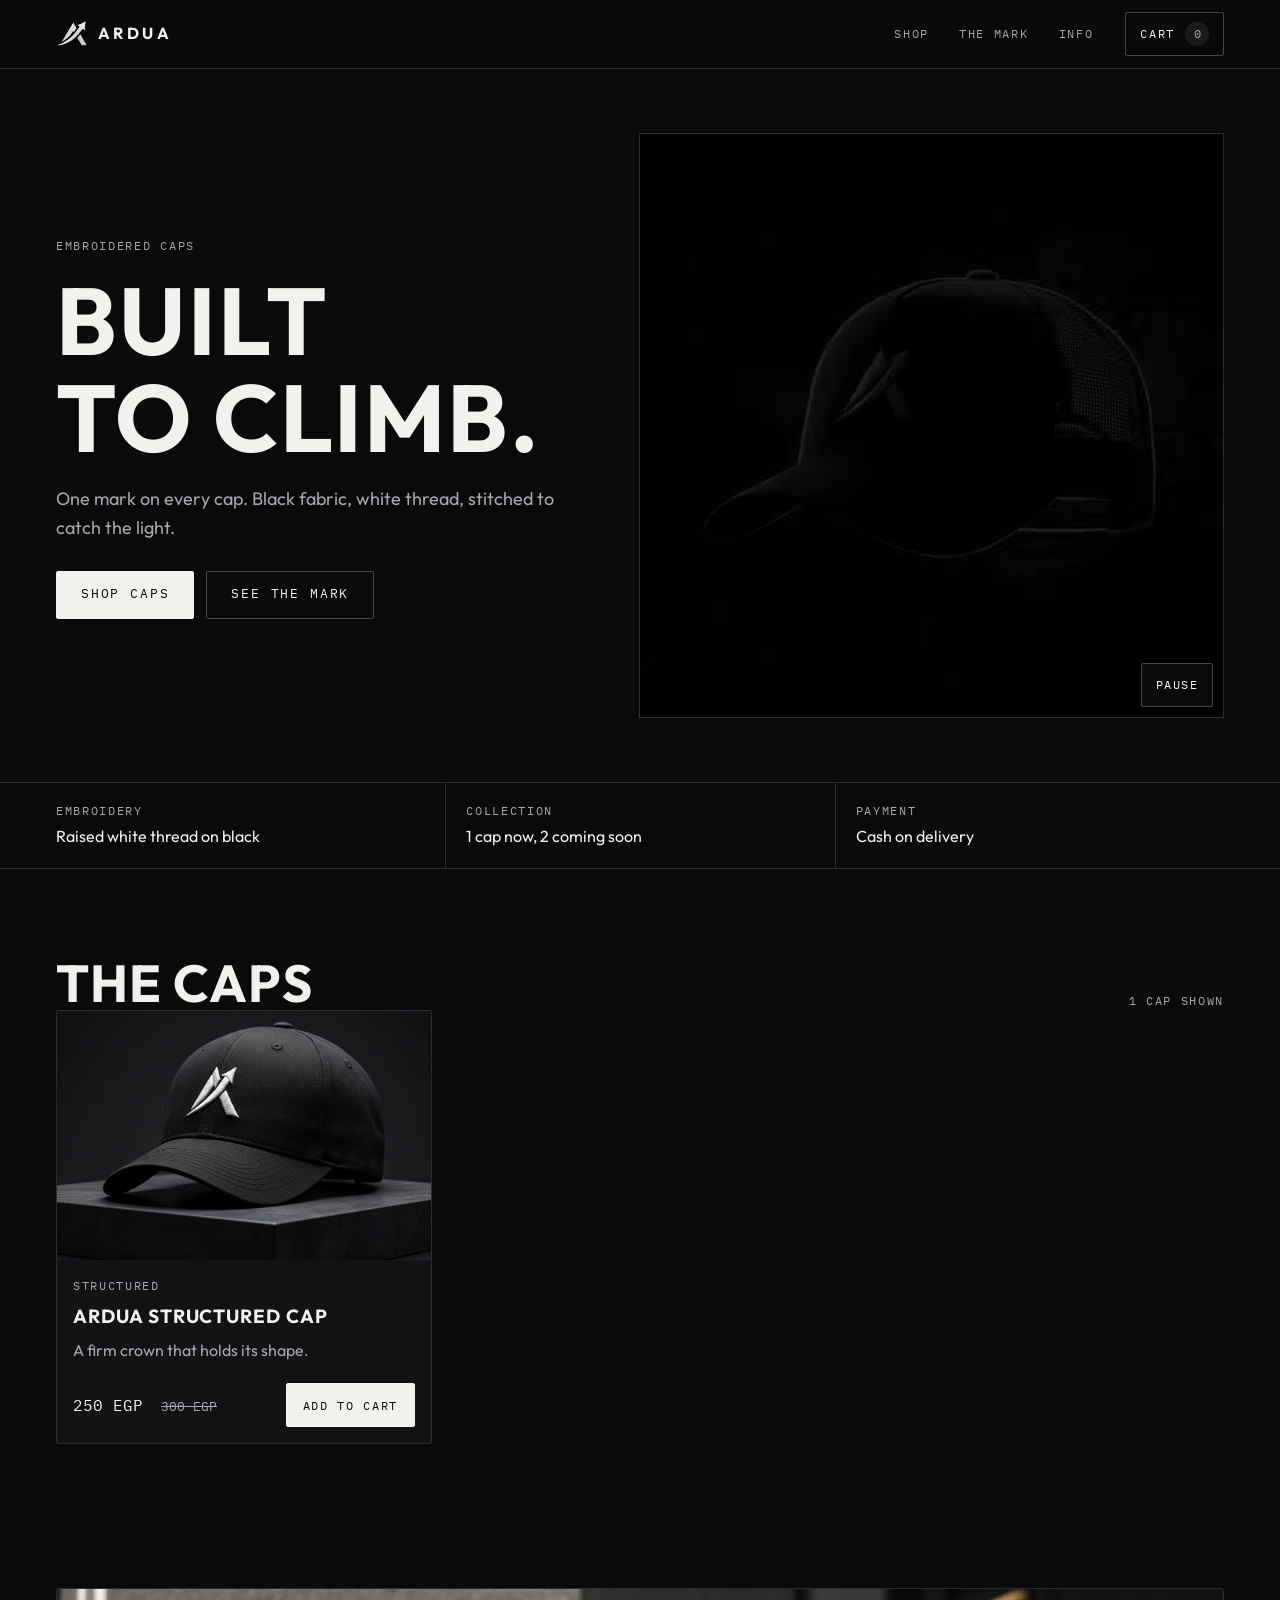
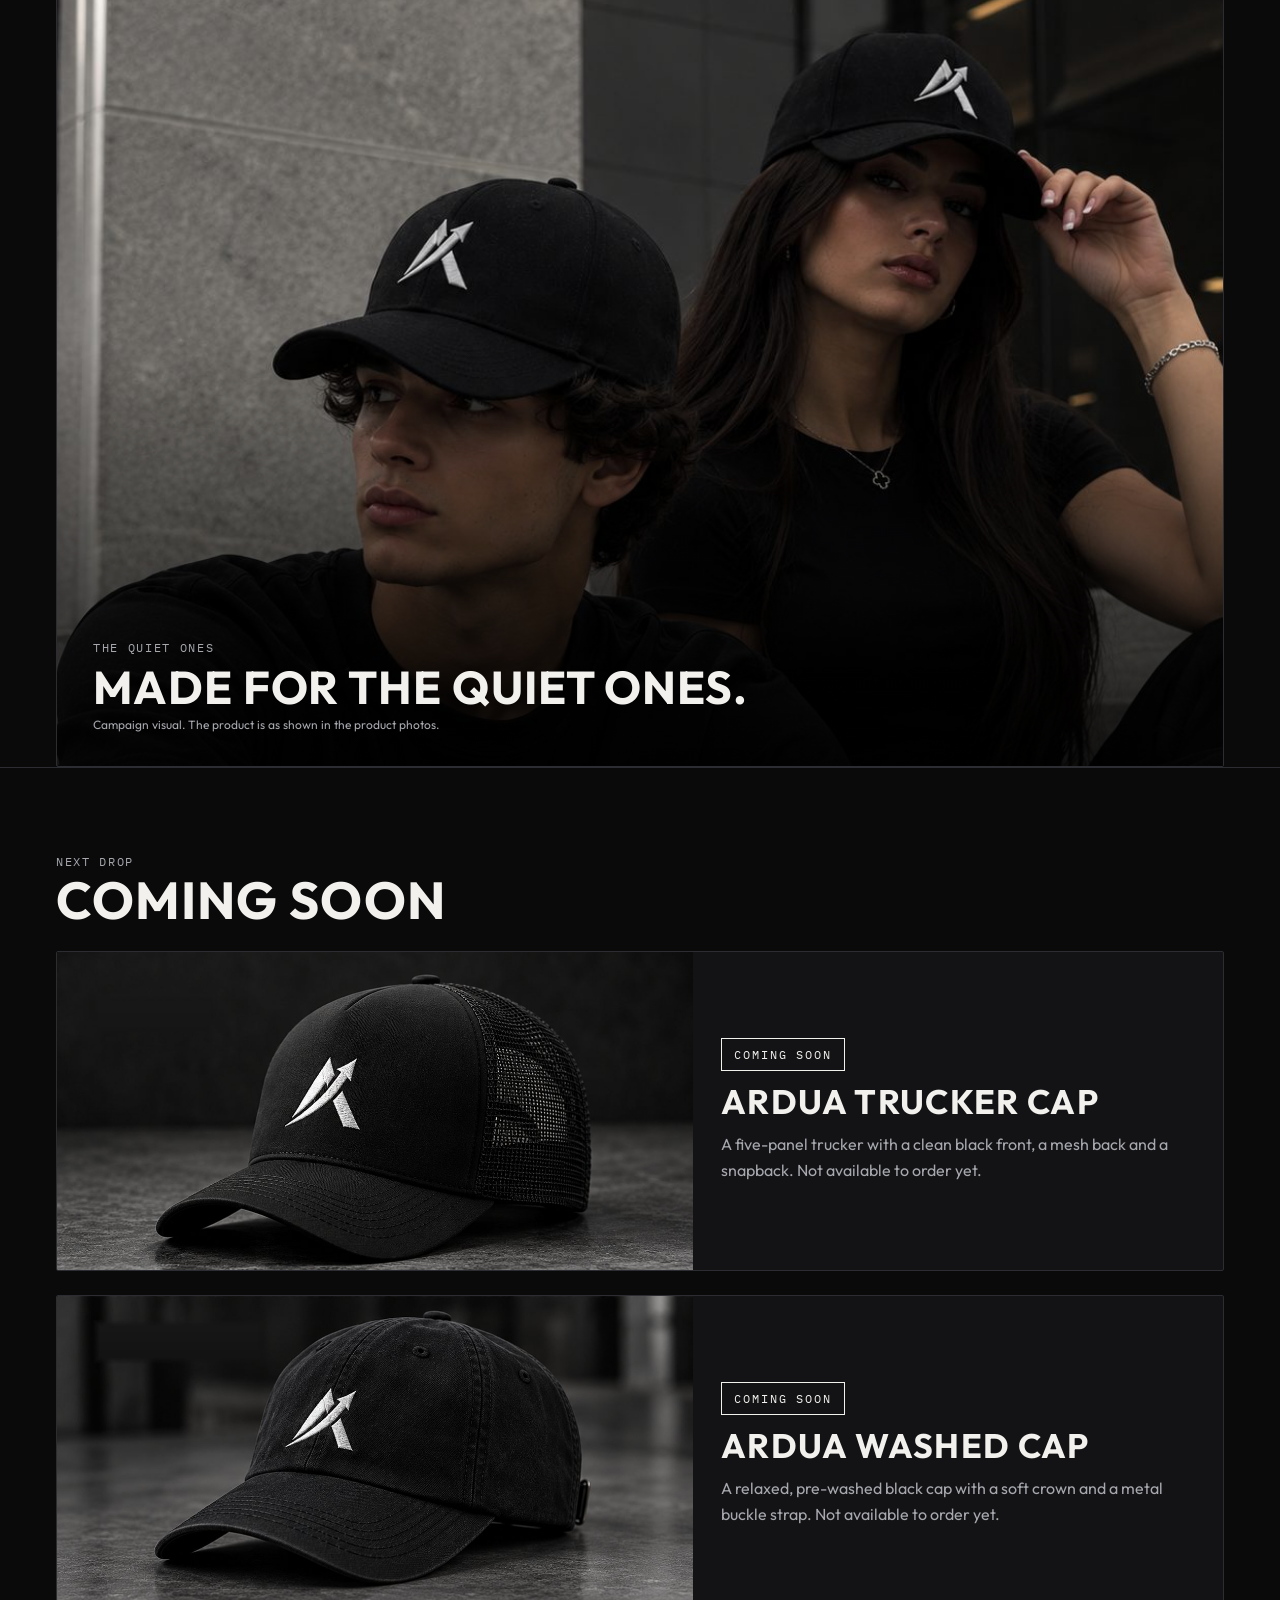
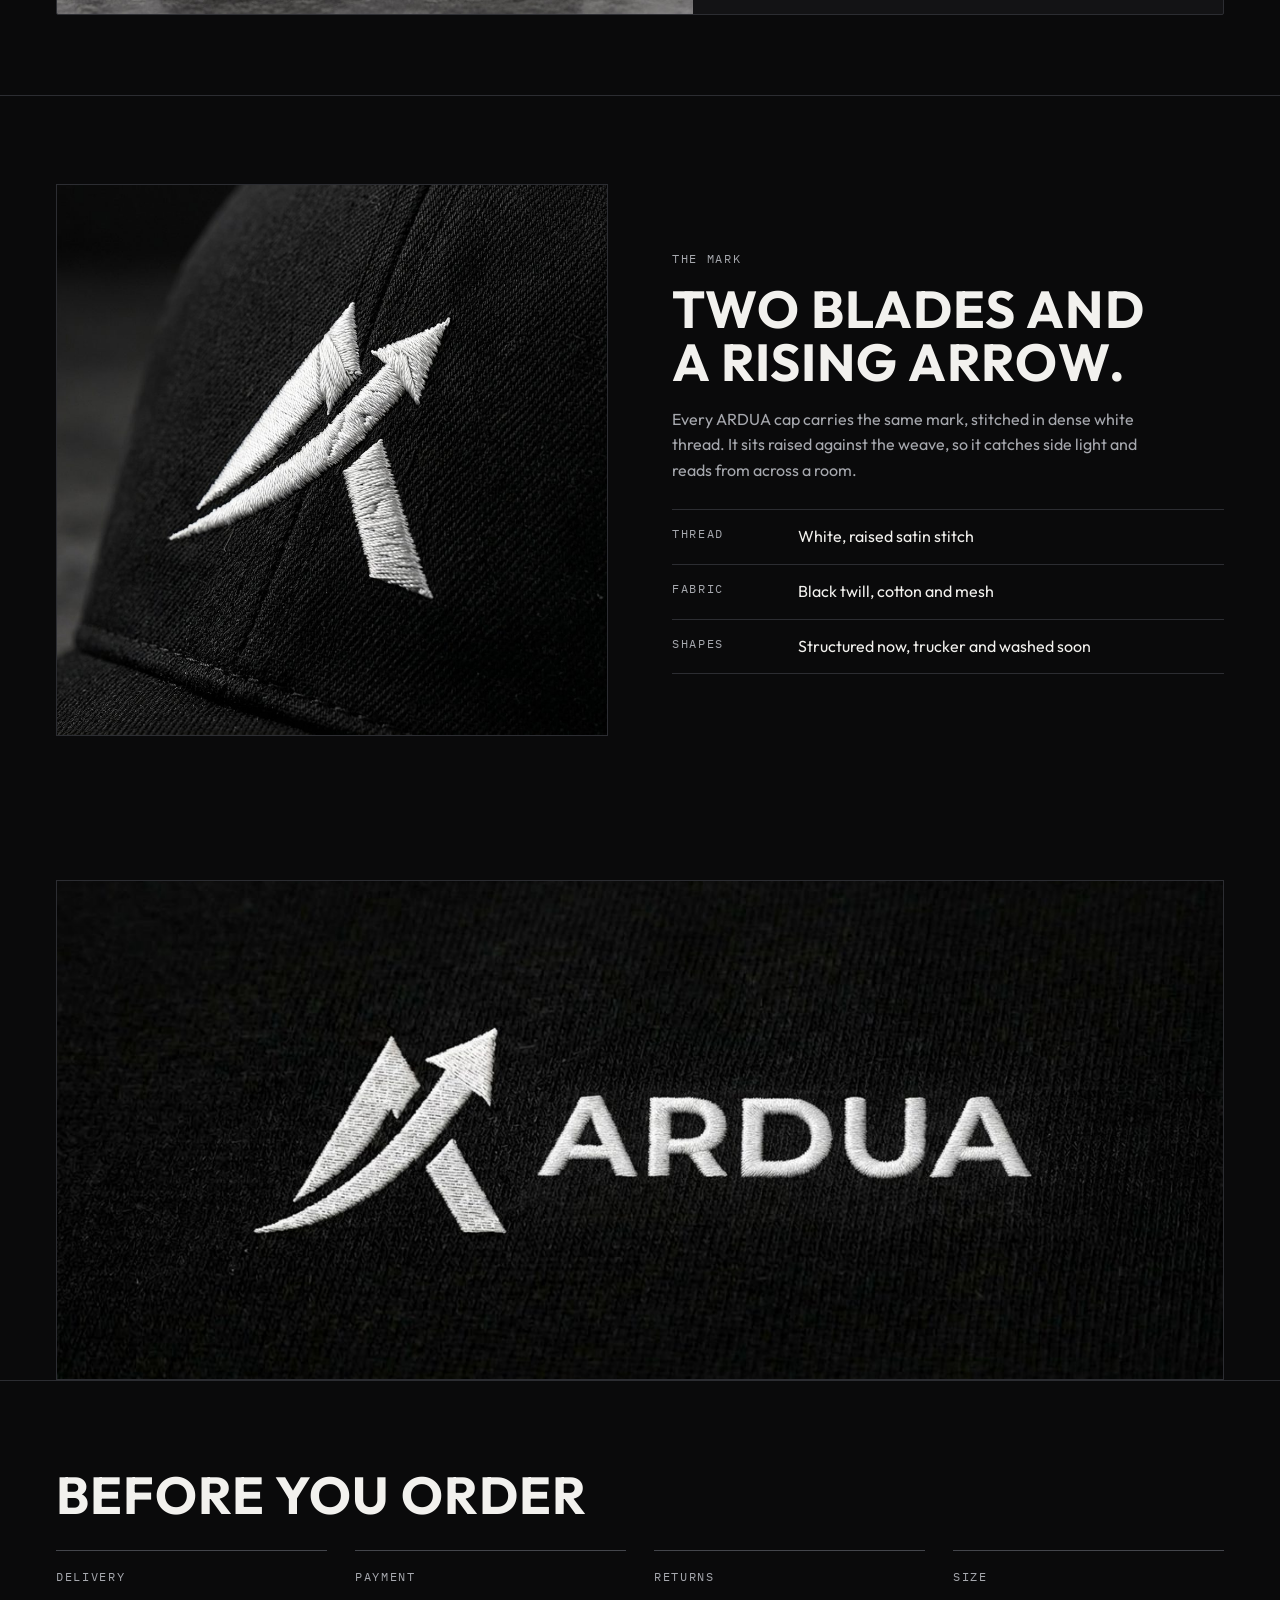
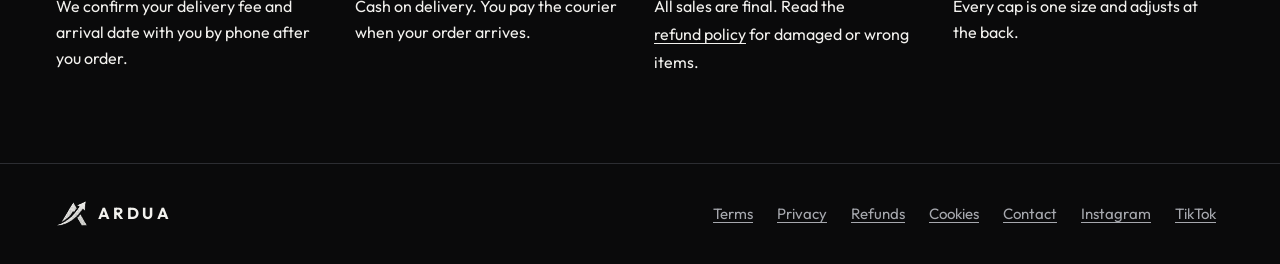
<file: index.html>
<!doctype html>
<html lang="en">
<head>
<meta charset="utf-8">
<meta name="viewport" content="width=device-width, initial-scale=1, viewport-fit=cover">
<meta http-equiv="Content-Security-Policy" content="default-src 'none'; script-src 'self'; style-src 'self'; img-src 'self' data: blob:; media-src 'self'; font-src 'self'; connect-src 'self' https://formspree.io; base-uri 'none'; form-action 'self'">
<meta name="referrer" content="strict-origin-when-cross-origin">
<meta name="description" content="ARDUA makes black embroidered caps with a raised white mark. Buy the Structured Cap for 250 EGP with cash on delivery anywhere in Egypt. Trucker and Washed caps coming soon.">
<meta name="theme-color" content="#0a0a0b">
<title>ARDUA Caps | Black Embroidered Caps in Egypt</title>
<link rel="canonical" href="https://www.ardua.shop/">
<meta property="og:type" content="website">
<meta property="og:site_name" content="ARDUA">
<meta property="og:title" content="ARDUA Caps | Black Embroidered Caps in Egypt">
<meta property="og:description" content="Black twill caps with a raised white mark. 250 EGP, cash on delivery across Egypt.">
<meta property="og:url" content="https://www.ardua.shop/">
<meta property="og:image" content="https://www.ardua.shop/structured.jpg">
<meta name="twitter:card" content="summary_large_image">
<link rel="icon" href="/favicon.ico" sizes="48x48">
<link rel="icon" href="/icon-192.png" type="image/png" sizes="192x192">
<link rel="apple-touch-icon" href="/apple-touch-icon.png">
<link rel="preload" href="outfit-bold.woff" as="font" type="font/woff" crossorigin>
<link rel="stylesheet" href="styles.css">
<script type="application/ld+json">{"@context":"https://schema.org","@graph":[{"@type":"Organization","@id":"https://www.ardua.shop/#org","name":"ARDUA","url":"https://www.ardua.shop/","logo":"https://www.ardua.shop/mark.png","email":"ardua.eg@gmail.com","sameAs":["https://www.instagram.com/ardua.eg","https://tiktok.com/@ardua.eg"]},{"@type":"WebSite","@id":"https://www.ardua.shop/#site","url":"https://www.ardua.shop/","name":"ARDUA","publisher":{"@id":"https://www.ardua.shop/#org"}},{"@type":"Product","name":"ARDUA Structured Cap","description":"A structured six-panel cap in black twill with a curved visor and a raised white embroidered ARDUA mark. One size.","image":["https://www.ardua.shop/structured.jpg","https://www.ardua.shop/detail.jpg"],"brand":{"@type":"Brand","name":"ARDUA"},"color":"Black","offers":{"@type":"Offer","url":"https://www.ardua.shop/","priceCurrency":"EGP","price":"250","availability":"https://schema.org/InStock","itemCondition":"https://schema.org/NewCondition"}}]}</script>
</head>
<body>
<a class="skip" href="#main">Skip to content</a>

<header class="top">
  <div class="wrap">
    <a class="brand" href="index.html" aria-label="ARDUA, home"><img src="mark.png" alt="" width="32" height="26"><span>ARDUA</span></a>
    <nav aria-label="Main">
      <a href="#shop">Shop</a>
      <a href="#mark">The mark</a>
      <a href="#info">Info</a>
    </nav>
    <button class="cart-btn" id="openCart" type="button" aria-haspopup="dialog">Cart <b id="cartCount" data-zero="true" aria-hidden="true">0</b><span class="sr-only" id="cartLabel">, empty</span></button>
  </div>
</header>

<main id="main">
  <section class="hero" aria-labelledby="heroTitle">
    <div class="wrap">
      <div class="hero-copy">
        <span class="mono">Embroidered caps</span>
        <h1 class="display" id="heroTitle">Built<br>to climb.</h1>
        <p class="lead">One mark on every cap. Black fabric, white thread, stitched to catch the light.</p>
        <div class="actions">
          <a class="btn" href="#shop">Shop caps</a>
          <a class="btn ghost" href="#mark">See the mark</a>
        </div>
      </div>
      <div class="stage" role="group" aria-label="Short film of the ARDUA caps">
        <video class="photo" id="heroVid" muted loop playsinline preload="auto" poster="trucker-dark.jpg" width="800" height="800" aria-label="ARDUA cap film: trucker cap, structured cap, close-up of the embroidered mark, ARDUA wordmark">
          <source src="hero.webm" type="video/webm">
          <source src="hero.mp4" type="video/mp4">
        </video>
        <button class="icon-btn vid-btn" type="button" id="vidBtn" aria-pressed="false" aria-label="Pause the film" hidden>Pause</button>
      </div>
    </div>
  </section>

  <div class="strip">
    <div class="wrap">
      <ul>
        <li><span class="mono">Embroidery</span><span>Raised white thread on black</span></li>
        <li><span class="mono">Collection</span><span>1 cap now, 2 coming soon</span></li>
        <li><span class="mono">Payment</span><span>Cash on delivery</span></li>
      </ul>
    </div>
  </div>

  <section class="shop" id="shop" aria-labelledby="shopTitle">
    <div class="wrap">
      <div class="shop-head">
        <h2 class="display" id="shopTitle">The caps</h2>
        <p class="mono" id="resultCount" role="status"></p>
      </div>
      <div class="controls">
        <div class="fld search"><label for="search">Search caps</label><input class="field-in" id="search" type="search" autocomplete="off" enterkeyhint="search"></div>
        <div class="fld"><span class="lab" id="chipsLab">Style</span><div class="chips" id="chips" role="group" aria-labelledby="chipsLab"></div></div>
        <div class="fld sort"><label for="sort">Sort by</label>
          <select class="field-in" id="sort">
            <option value="featured">Featured</option>
            <option value="low">Price, low to high</option>
            <option value="high">Price, high to low</option>
            <option value="name">Name, A to Z</option>
          </select>
        </div>
      </div>
      <div class="grid" id="grid"></div>
      <div class="empty" id="empty" hidden>
        <p>No caps match your search.</p>
        <button class="btn ghost small" id="clearFilters" type="button">Clear filters</button>
      </div>
    </div>
  </section>

  <section class="look" aria-label="ARDUA campaign visual">
    <div class="wrap">
      <figure class="look-fig">
        <img src="lookbook.jpg" alt="Two people in all-black outfits wearing black ARDUA caps, sitting on stone steps" width="1122" height="1402" loading="lazy">
        <figcaption>
          <span class="mono">The quiet ones</span>
          <strong class="display">Made for the quiet ones.</strong>
          <small>Campaign visual. The product is as shown in the product photos.</small>
        </figcaption>
      </figure>
    </div>
  </section>

  <section class="soon" id="soon" aria-labelledby="soonTitle">
    <div class="wrap">
      <span class="mono">Next drop</span>
      <h2 class="display" id="soonTitle">Coming soon</h2>
      <article class="soon-card">
        <div class="pic"><img src="trucker.jpg" alt="ARDUA trucker cap in black with a white embroidered mark" width="1254" height="627" loading="lazy"></div>
        <div class="txt">
          <span class="tag">Coming soon</span>
          <h3>ARDUA Trucker Cap</h3>
          <p>A five-panel trucker with a clean black front, a mesh back and a snapback. Not available to order yet.</p>
        </div>
      </article>
      <article class="soon-card">
        <div class="pic"><img src="washed.jpg" alt="ARDUA washed streetwear cap in faded black with a white embroidered mark" width="1254" height="627" loading="lazy"></div>
        <div class="txt">
          <span class="tag">Coming soon</span>
          <h3>ARDUA Washed Cap</h3>
          <p>A relaxed, pre-washed black cap with a soft crown and a metal buckle strap. Not available to order yet.</p>
        </div>
      </article>
    </div>
  </section>

  <section class="craft" id="mark" aria-labelledby="markTitle">
    <div class="wrap">
      <div class="art"><img src="detail.jpg" alt="Close-up of the white embroidered ARDUA mark on black twill" width="1000" height="1000" loading="lazy"></div>
      <div>
        <span class="mono">The mark</span>
        <h2 class="display" id="markTitle">Two blades and a rising arrow.</h2>
        <p>Every ARDUA cap carries the same mark, stitched in dense white thread. It sits raised against the weave, so it catches side light and reads from across a room.</p>
        <dl class="facts">
          <div><dt class="mono">Thread</dt><dd>White, raised satin stitch</dd></div>
          <div><dt class="mono">Fabric</dt><dd>Black twill, cotton and mesh</dd></div>
          <div><dt class="mono">Shapes</dt><dd>Structured now, trucker and washed soon</dd></div>
        </dl>
      </div>
    </div>
  </section>

  <div class="band">
    <div class="wrap"><div><img src="wordmark.jpg" alt="ARDUA wordmark embroidered in white thread on black fabric" width="1300" height="709" loading="lazy"></div></div>
  </div>

  <section class="info" id="info" aria-labelledby="infoTitle">
    <div class="wrap">
      <h2 class="display" id="infoTitle">Before you order</h2>
      <div class="info-grid">
        <div><h3>Delivery</h3><p>We confirm your delivery fee and arrival date with you by phone after you order.</p></div>
        <div><h3>Payment</h3><p>Cash on delivery. You pay the courier when your order arrives.</p></div>
        <div><h3>Returns</h3><p>All sales are final. Read the <a href="refunds.html">refund policy</a> for damaged or wrong items.</p></div>
        <div><h3>Size</h3><p>Every cap is one size and adjusts at the back.</p></div>
      </div>
    </div>
  </section>
</main>

<footer>
  <div class="wrap">
    <a class="brand" href="index.html" aria-label="ARDUA, home"><img src="mark.png" alt="" width="32" height="26"><span>ARDUA</span></a>
    <nav aria-label="Legal">
      <ul>
        <li><a href="terms.html">Terms</a></li>
        <li><a href="privacy.html">Privacy</a></li>
        <li><a href="refunds.html">Refunds</a></li>
        <li><a href="cookies.html">Cookies</a></li>
        <li><a href="mailto:ardua.eg@gmail.com">Contact</a></li>
      </ul>
    </nav>
  </div>
</footer>

<dialog class="drawer" id="cart" aria-labelledby="cartTitle">
  <div class="dr-head"><h2 id="cartTitle">Your cart</h2><button class="icon-btn" type="button" data-close aria-label="Close cart">&#10005;</button></div>
  <div class="dr-body" id="cartBody"></div>
  <div class="dr-foot" id="cartFoot"></div>
</dialog>

<dialog class="sheet" id="product" aria-labelledby="pvTitle">
  <button class="icon-btn x" type="button" data-close aria-label="Close">&#10005;</button>
  <div id="pvBody"></div>
</dialog>

<dialog class="sheet wide" id="checkout" aria-labelledby="coTitle">
  <button class="icon-btn x" type="button" data-close aria-label="Close checkout">&#10005;</button>
  <div id="coBody"></div>
</dialog>

<div class="sr-only" id="cartStatus" role="status" aria-live="polite"></div>
<div class="toast" id="toast" role="status" aria-live="polite"><span id="toastMsg"></span><button type="button" id="toastCart">View cart</button></div>

<noscript><p class="wrap">ARDUA needs JavaScript to show the shop. Please turn it on and reload.</p></noscript>

<script src="config.js"></script>
<script src="app.js"></script>
<script src="hero.js"></script>
</body>
</html>
</file>
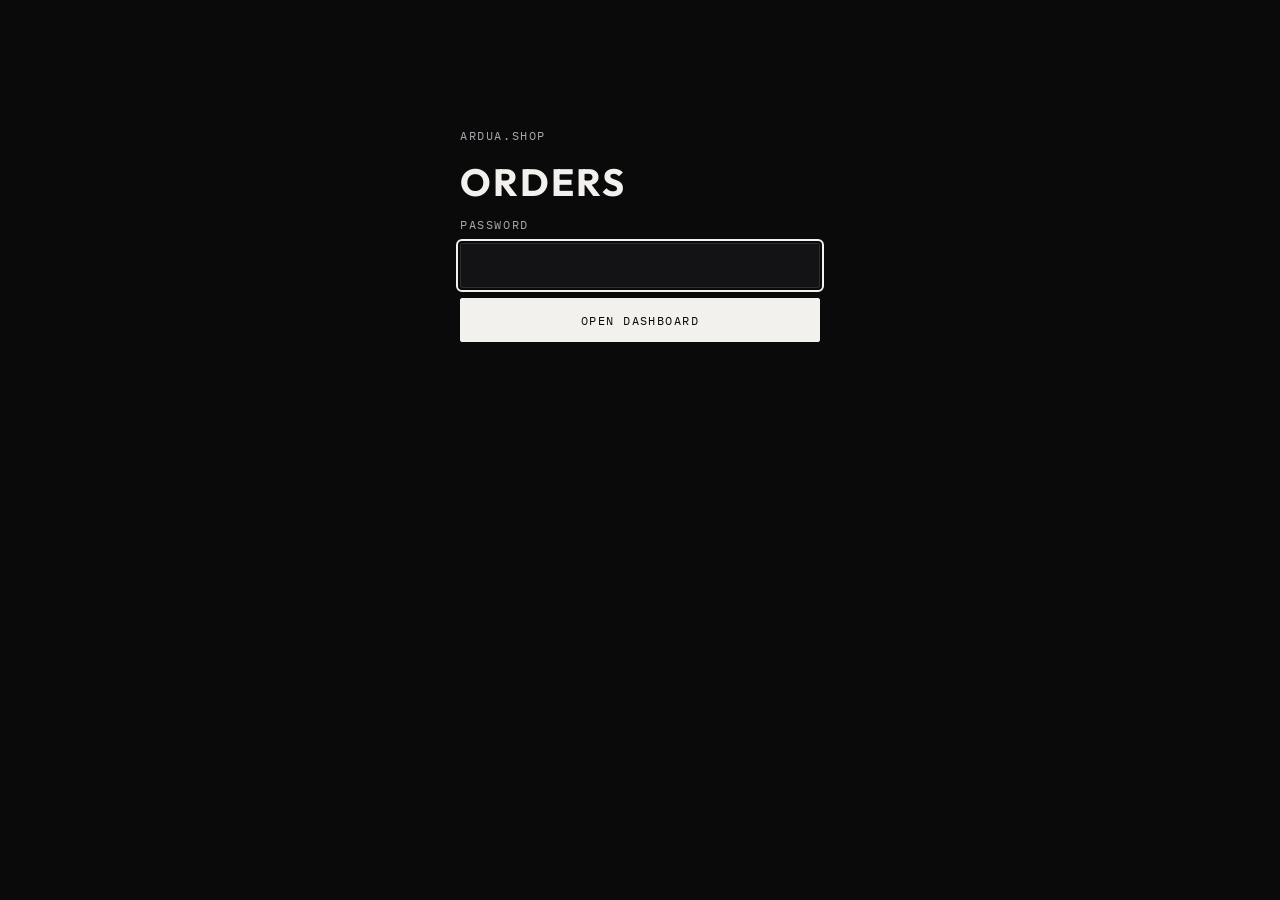
<file: admin.html>
<!doctype html>
<html lang="en">
<head>
<meta charset="utf-8">
<meta name="viewport" content="width=device-width,initial-scale=1,viewport-fit=cover">
<meta http-equiv="Content-Security-Policy" content="default-src 'none'; script-src 'self'; style-src 'self'; font-src 'self'; img-src 'self' data:; connect-src 'self'; base-uri 'none'; form-action 'none'">
<meta name="robots" content="noindex,nofollow">
<title>ARDUA Orders</title>
<link rel="stylesheet" href="admin.css">
</head>
<body>
<main class="wrap">
  <section id="login" class="login" hidden>
    <span class="mono">ardua.shop</span>
    <h1>Orders</h1>
    <form id="loginForm" novalidate>
      <label for="pw" class="mono">Password</label>
      <input class="in" id="pw" type="password" autocomplete="current-password">
      <p class="err" id="loginErr" role="alert" hidden></p>
      <button class="btn primary" type="submit">Open dashboard</button>
    </form>
  </section>

  <section id="app" hidden>
    <header>
      <div><span class="mono">ardua.shop</span><h1>Orders</h1></div>
      <div class="head-actions">
        <button class="btn" id="refresh" type="button">Refresh</button>
        <button class="btn" id="exportBtn" type="button">Export CSV</button>
        <button class="btn" id="logout" type="button">Log out</button>
      </div>
    </header>
    <p class="banner" id="notice" role="status" hidden></p>
    <div class="tiles" aria-label="Summary">
      <div class="tile" id="tPending"><span class="mono">Pending</span><b id="vPending">0</b></div>
      <div class="tile"><span class="mono">In progress</span><b id="vProg">0</b></div>
      <div class="tile"><span class="mono">Completed</span><b id="vDone">0</b></div>
      <div class="tile"><span class="mono">Sales completed</span><b id="vSales">0</b></div>
    </div>
    <div class="chips" id="chips" role="group" aria-label="Status"></div>
    <div class="field"><label for="q" class="mono">Search name, phone, order number or city</label><input class="in" id="q" type="search" autocomplete="off"></div>
    <div class="list" id="list" aria-live="polite"></div>
  </section>
</main>
<div class="toast" id="toast" role="status" hidden></div>
<script src="adminpage.js"></script>
</body>
</html>
</file>
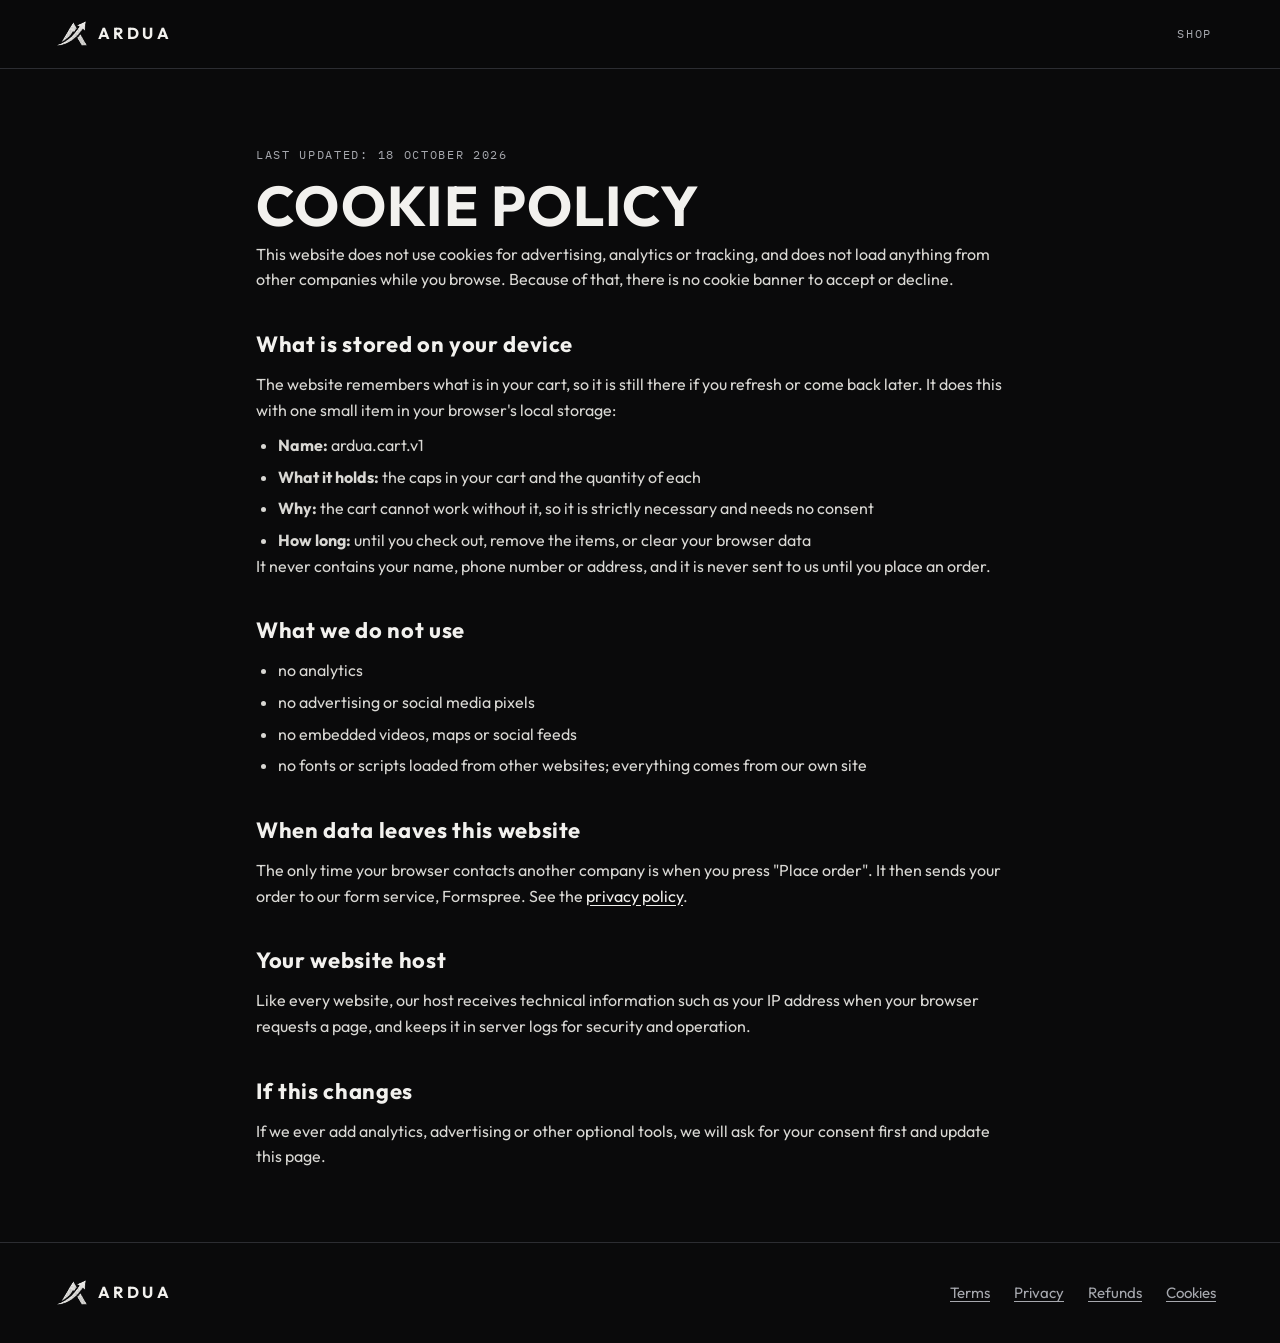
<file: cookies.html>
<!doctype html>
<html lang="en">
<head>
<meta charset="utf-8">
<meta name="viewport" content="width=device-width, initial-scale=1, viewport-fit=cover">
<meta http-equiv="Content-Security-Policy" content="default-src 'none'; script-src 'self'; style-src 'self'; img-src 'self' data:; font-src 'self'; base-uri 'none'; form-action 'none'">
<meta name="referrer" content="strict-origin-when-cross-origin">
<meta name="description" content="ARDUA does not use cookies or tracking. What this website stores on your device.">
<meta name="theme-color" content="#0a0a0b">
<title>Cookie policy | ARDUA</title>
<link rel="icon" href="mark.png" type="image/png">
<link rel="stylesheet" href="styles.css">
</head>
<body>
<a class="skip" href="#main">Skip to content</a>
<header class="top">
  <div class="wrap">
    <a class="brand" href="index.html" aria-label="ARDUA, home"><img src="mark.png" alt="" width="32" height="26"><span>ARDUA</span></a>
    <nav aria-label="Main"><a href="index.html#shop">Shop</a></nav>
  </div>
</header>
<main id="main" class="legal">
<div class="wrap">
<span class="mono">Last updated: 18 October 2026</span>
<h1 class="display">Cookie policy</h1>


<p>This website does not use cookies for advertising, analytics or tracking, and does not load anything from other companies while you browse. Because of that, there is no cookie banner to accept or decline.</p>

<h2>What is stored on your device</h2>
<p>The website remembers what is in your cart, so it is still there if you refresh or come back later. It does this with one small item in your browser's local storage:</p>
<ul>
<li><strong>Name:</strong> ardua.cart.v1</li>
<li><strong>What it holds:</strong> the caps in your cart and the quantity of each</li>
<li><strong>Why:</strong> the cart cannot work without it, so it is strictly necessary and needs no consent</li>
<li><strong>How long:</strong> until you check out, remove the items, or clear your browser data</li>
</ul>
<p>It never contains your name, phone number or address, and it is never sent to us until you place an order.</p>

<h2>What we do not use</h2>
<ul>
<li>no analytics</li>
<li>no advertising or social media pixels</li>
<li>no embedded videos, maps or social feeds</li>
<li>no fonts or scripts loaded from other websites; everything comes from our own site</li>
</ul>

<h2>When data leaves this website</h2>
<p>The only time your browser contacts another company is when you press "Place order". It then sends your order to our form service, Formspree. See the <a href="privacy.html">privacy policy</a>.</p>

<h2>Your website host</h2>
<p>Like every website, our host receives technical information such as your IP address when your browser requests a page, and keeps it in server logs for security and operation.</p>

<h2>If this changes</h2>
<p>If we ever add analytics, advertising or other optional tools, we will ask for your consent first and update this page.</p>
</div>
</main>
<footer>
  <div class="wrap">
    <a class="brand" href="index.html" aria-label="ARDUA, home"><img src="mark.png" alt="" width="32" height="26"><span>ARDUA</span></a>
    <nav aria-label="Legal">
      <ul>
        <li><a href="terms.html">Terms</a></li>
        <li><a href="privacy.html">Privacy</a></li>
        <li><a href="refunds.html">Refunds</a></li>
        <li><a href="cookies.html">Cookies</a></li>
      </ul>
    </nav>
  </div>
</footer>
<script src="config.js"></script>
<script src="legal.js"></script>
</body>
</html>
</file>
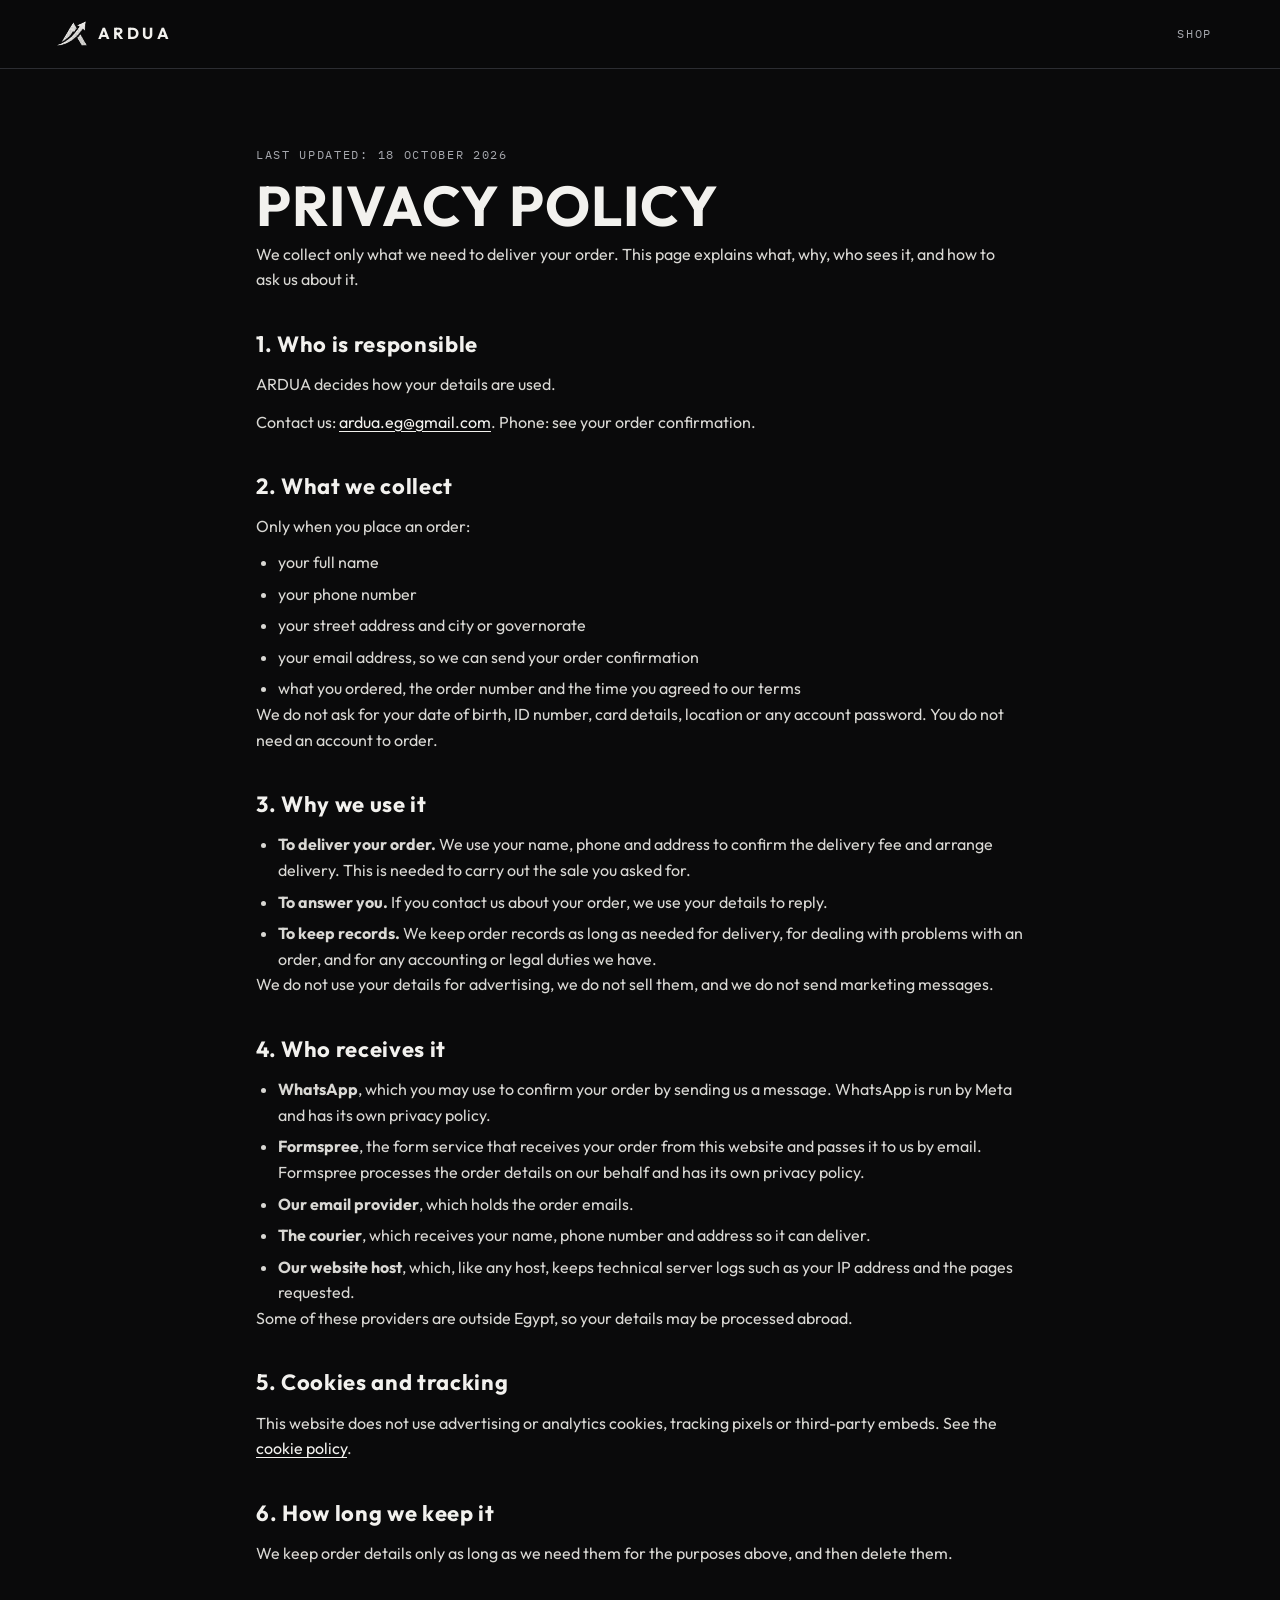
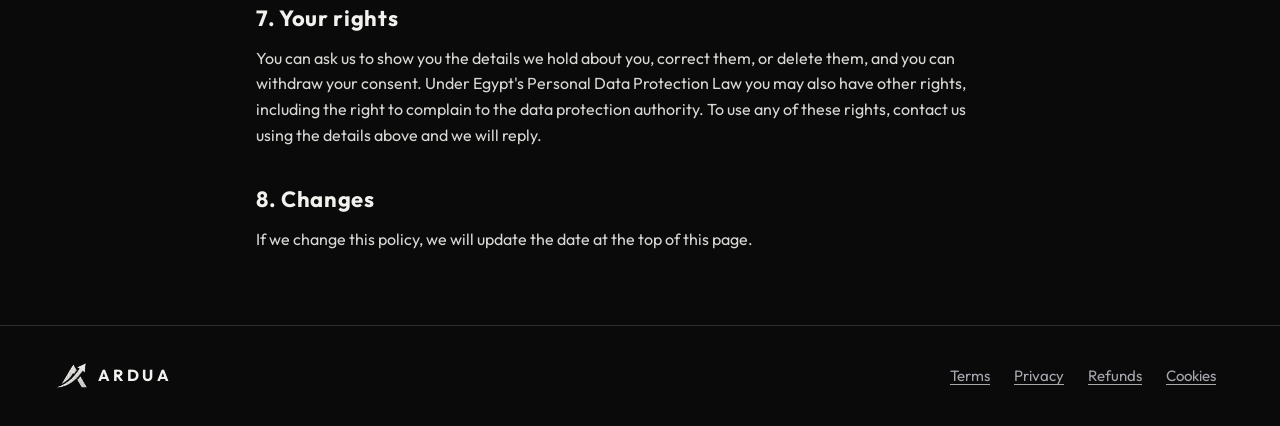
<file: privacy.html>
<!doctype html>
<html lang="en">
<head>
<meta charset="utf-8">
<meta name="viewport" content="width=device-width, initial-scale=1, viewport-fit=cover">
<meta http-equiv="Content-Security-Policy" content="default-src 'none'; script-src 'self'; style-src 'self'; img-src 'self' data:; font-src 'self'; base-uri 'none'; form-action 'none'">
<meta name="referrer" content="strict-origin-when-cross-origin">
<meta name="description" content="What personal data ARDUA collects when you order, why, and your rights.">
<meta name="theme-color" content="#0a0a0b">
<title>Privacy policy | ARDUA</title>
<link rel="icon" href="mark.png" type="image/png">
<link rel="stylesheet" href="styles.css">
</head>
<body>
<a class="skip" href="#main">Skip to content</a>
<header class="top">
  <div class="wrap">
    <a class="brand" href="index.html" aria-label="ARDUA, home"><img src="mark.png" alt="" width="32" height="26"><span>ARDUA</span></a>
    <nav aria-label="Main"><a href="index.html#shop">Shop</a></nav>
  </div>
</header>
<main id="main" class="legal">
<div class="wrap">
<span class="mono">Last updated: 18 October 2026</span>
<h1 class="display">Privacy policy</h1>


<p>We collect only what we need to deliver your order. This page explains what, why, who sees it, and how to ask us about it.</p>

<h2>1. Who is responsible</h2>
<p>ARDUA decides how your details are used. <p>Contact us: <span data-contact="email">use the email address or phone number on your order confirmation</span>. Phone: <span data-contact="phone">see your order confirmation</span>.</p></p>

<h2>2. What we collect</h2>
<p>Only when you place an order:</p>
<ul>
<li>your full name</li>
<li>your phone number</li>
<li>your street address and city or governorate</li>
<li>your email address, so we can send your order confirmation</li>
<li>what you ordered, the order number and the time you agreed to our terms</li>
</ul>
<p>We do not ask for your date of birth, ID number, card details, location or any account password. You do not need an account to order.</p>

<h2>3. Why we use it</h2>
<ul>
<li><strong>To deliver your order.</strong> We use your name, phone and address to confirm the delivery fee and arrange delivery. This is needed to carry out the sale you asked for.</li>
<li><strong>To answer you.</strong> If you contact us about your order, we use your details to reply.</li>
<li><strong>To keep records.</strong> We keep order records as long as needed for delivery, for dealing with problems with an order, and for any accounting or legal duties we have.</li>
</ul>
<p>We do not use your details for advertising, we do not sell them, and we do not send marketing messages.</p>

<h2>4. Who receives it</h2>
<ul>
<li><strong>WhatsApp</strong>, which you may use to confirm your order by sending us a message. WhatsApp is run by Meta and has its own privacy policy.</li>
<li><strong>Formspree</strong>, the form service that receives your order from this website and passes it to us by email. Formspree processes the order details on our behalf and has its own privacy policy.</li>
<li><strong>Our email provider</strong>, which holds the order emails.</li>
<li><strong>The courier</strong>, which receives your name, phone number and address so it can deliver.</li>
<li><strong>Our website host</strong>, which, like any host, keeps technical server logs such as your IP address and the pages requested.</li>
</ul>
<p>Some of these providers are outside Egypt, so your details may be processed abroad.</p>

<h2>5. Cookies and tracking</h2>
<p>This website does not use advertising or analytics cookies, tracking pixels or third-party embeds. See the <a href="cookies.html">cookie policy</a>.</p>

<h2>6. How long we keep it</h2>
<p>We keep order details only as long as we need them for the purposes above, and then delete them.</p>

<h2>7. Your rights</h2>
<p>You can ask us to show you the details we hold about you, correct them, or delete them, and you can withdraw your consent. Under Egypt's Personal Data Protection Law you may also have other rights, including the right to complain to the data protection authority. To use any of these rights, contact us using the details above and we will reply.</p>

<h2>8. Changes</h2>
<p>If we change this policy, we will update the date at the top of this page.</p>
</div>
</main>
<footer>
  <div class="wrap">
    <a class="brand" href="index.html" aria-label="ARDUA, home"><img src="mark.png" alt="" width="32" height="26"><span>ARDUA</span></a>
    <nav aria-label="Legal">
      <ul>
        <li><a href="terms.html">Terms</a></li>
        <li><a href="privacy.html">Privacy</a></li>
        <li><a href="refunds.html">Refunds</a></li>
        <li><a href="cookies.html">Cookies</a></li>
      </ul>
    </nav>
  </div>
</footer>
<script src="config.js"></script>
<script src="legal.js"></script>
</body>
</html>
</file>
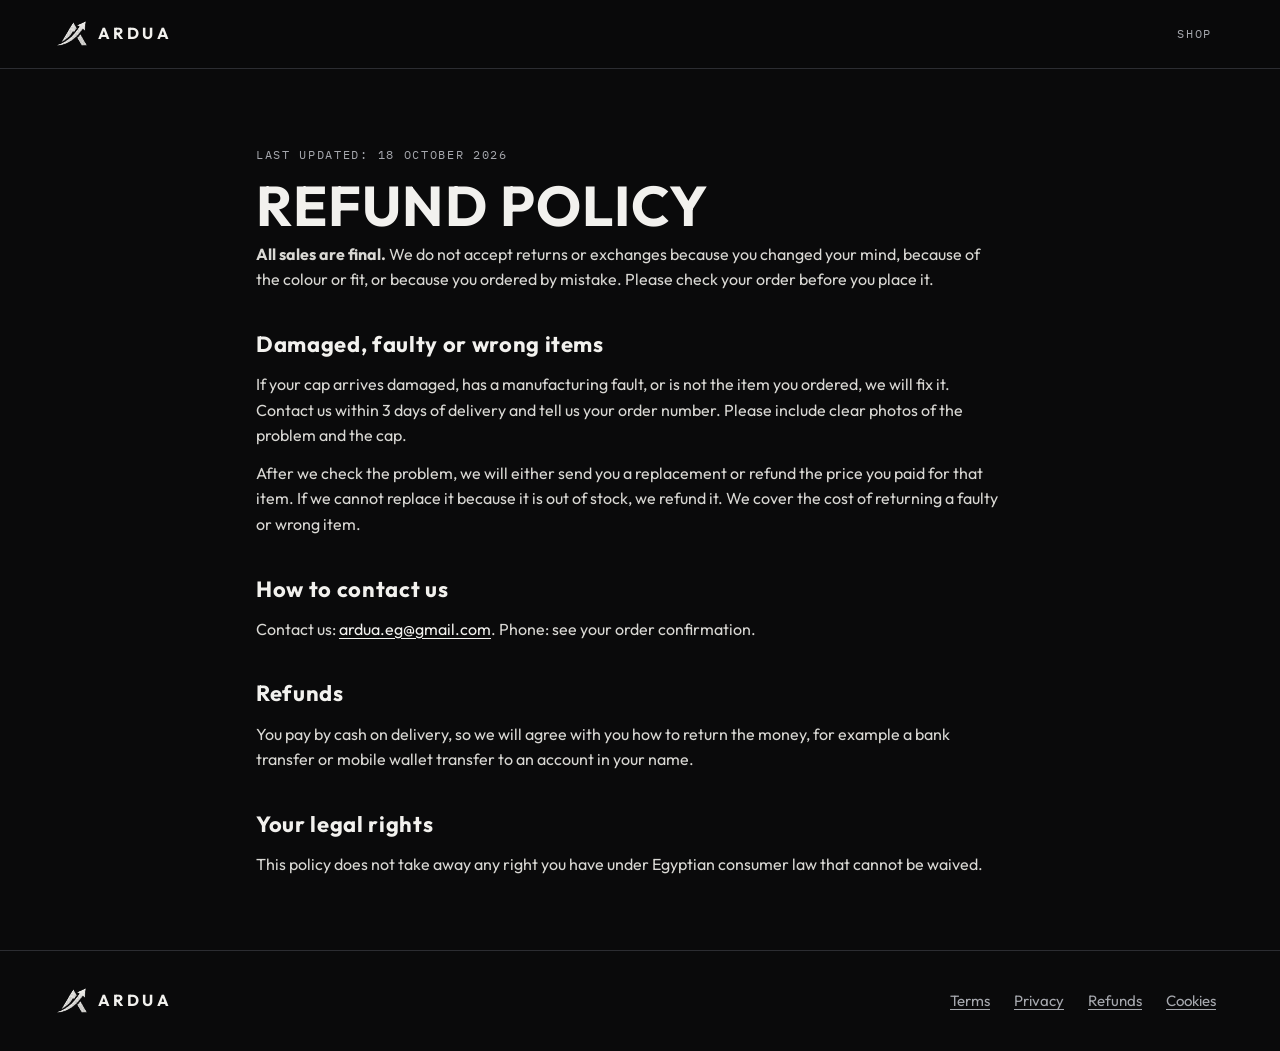
<file: refunds.html>
<!doctype html>
<html lang="en">
<head>
<meta charset="utf-8">
<meta name="viewport" content="width=device-width, initial-scale=1, viewport-fit=cover">
<meta http-equiv="Content-Security-Policy" content="default-src 'none'; script-src 'self'; style-src 'self'; img-src 'self' data:; font-src 'self'; base-uri 'none'; form-action 'none'">
<meta name="referrer" content="strict-origin-when-cross-origin">
<meta name="description" content="All ARDUA sales are final. What happens if your item arrives damaged or wrong.">
<meta name="theme-color" content="#0a0a0b">
<title>Refund policy | ARDUA</title>
<link rel="icon" href="mark.png" type="image/png">
<link rel="stylesheet" href="styles.css">
</head>
<body>
<a class="skip" href="#main">Skip to content</a>
<header class="top">
  <div class="wrap">
    <a class="brand" href="index.html" aria-label="ARDUA, home"><img src="mark.png" alt="" width="32" height="26"><span>ARDUA</span></a>
    <nav aria-label="Main"><a href="index.html#shop">Shop</a></nav>
  </div>
</header>
<main id="main" class="legal">
<div class="wrap">
<span class="mono">Last updated: 18 October 2026</span>
<h1 class="display">Refund policy</h1>


<p><strong>All sales are final.</strong> We do not accept returns or exchanges because you changed your mind, because of the colour or fit, or because you ordered by mistake. Please check your order before you place it.</p>

<h2>Damaged, faulty or wrong items</h2>
<p>If your cap arrives damaged, has a manufacturing fault, or is not the item you ordered, we will fix it. Contact us within <span data-contact="days">3</span> days of delivery and tell us your order number. Please include clear photos of the problem and the cap.</p>
<p>After we check the problem, we will either send you a replacement or refund the price you paid for that item. If we cannot replace it because it is out of stock, we refund it. We cover the cost of returning a faulty or wrong item.</p>

<h2>How to contact us</h2>
<p>Contact us: <span data-contact="email">use the email address or phone number on your order confirmation</span>. Phone: <span data-contact="phone">see your order confirmation</span>.</p>

<h2>Refunds</h2>
<p>You pay by cash on delivery, so we will agree with you how to return the money, for example a bank transfer or mobile wallet transfer to an account in your name.</p>

<h2>Your legal rights</h2>
<p>This policy does not take away any right you have under Egyptian consumer law that cannot be waived.</p>
</div>
</main>
<footer>
  <div class="wrap">
    <a class="brand" href="index.html" aria-label="ARDUA, home"><img src="mark.png" alt="" width="32" height="26"><span>ARDUA</span></a>
    <nav aria-label="Legal">
      <ul>
        <li><a href="terms.html">Terms</a></li>
        <li><a href="privacy.html">Privacy</a></li>
        <li><a href="refunds.html">Refunds</a></li>
        <li><a href="cookies.html">Cookies</a></li>
      </ul>
    </nav>
  </div>
</footer>
<script src="config.js"></script>
<script src="legal.js"></script>
</body>
</html>
</file>
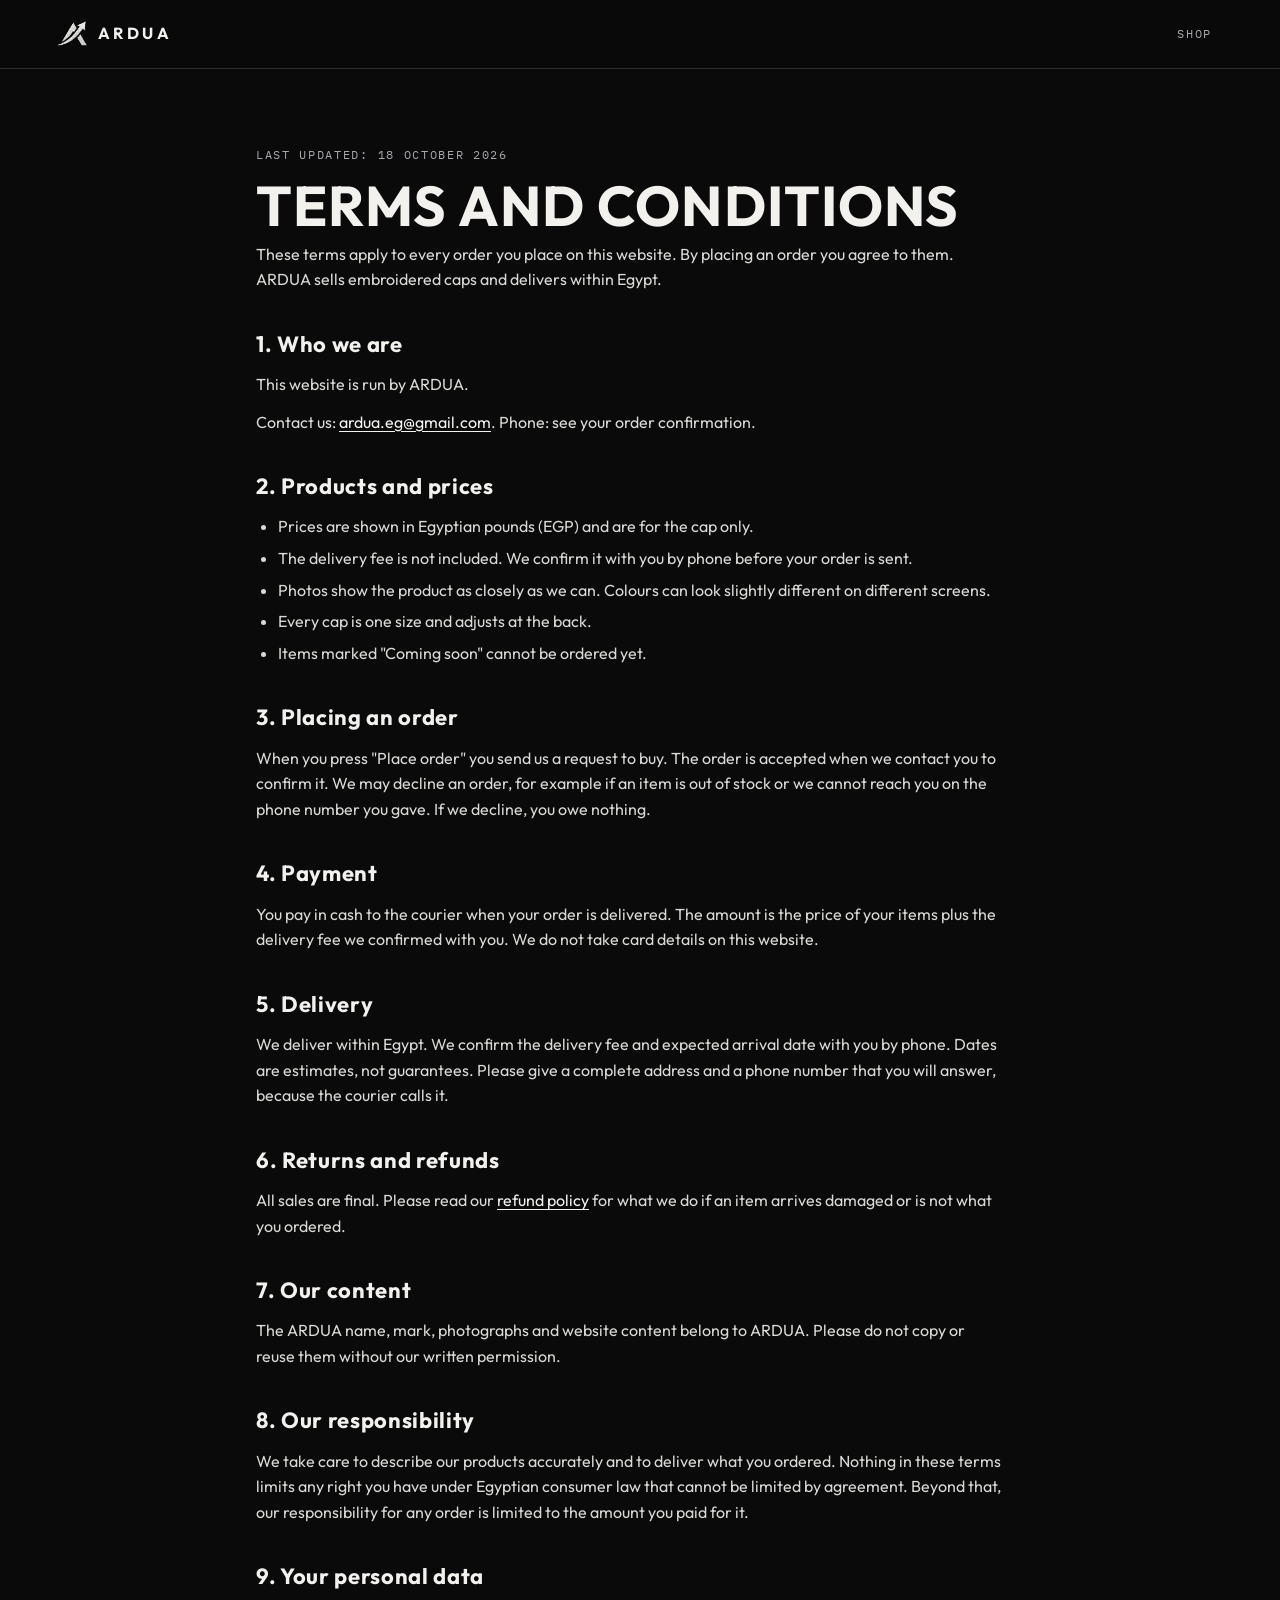
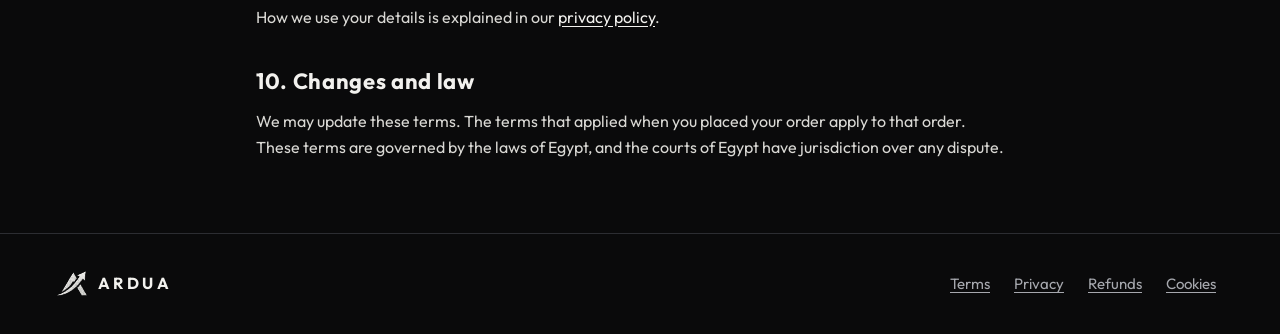
<file: terms.html>
<!doctype html>
<html lang="en">
<head>
<meta charset="utf-8">
<meta name="viewport" content="width=device-width, initial-scale=1, viewport-fit=cover">
<meta http-equiv="Content-Security-Policy" content="default-src 'none'; script-src 'self'; style-src 'self'; img-src 'self' data:; font-src 'self'; base-uri 'none'; form-action 'none'">
<meta name="referrer" content="strict-origin-when-cross-origin">
<meta name="description" content="The terms that apply when you order from ARDUA.">
<meta name="theme-color" content="#0a0a0b">
<title>Terms and conditions | ARDUA</title>
<link rel="icon" href="mark.png" type="image/png">
<link rel="stylesheet" href="styles.css">
</head>
<body>
<a class="skip" href="#main">Skip to content</a>
<header class="top">
  <div class="wrap">
    <a class="brand" href="index.html" aria-label="ARDUA, home"><img src="mark.png" alt="" width="32" height="26"><span>ARDUA</span></a>
    <nav aria-label="Main"><a href="index.html#shop">Shop</a></nav>
  </div>
</header>
<main id="main" class="legal">
<div class="wrap">
<span class="mono">Last updated: 18 October 2026</span>
<h1 class="display">Terms and conditions</h1>


<p>These terms apply to every order you place on this website. By placing an order you agree to them. ARDUA sells embroidered caps and delivers within Egypt.</p>

<h2>1. Who we are</h2>
<p>This website is run by ARDUA. <p>Contact us: <span data-contact="email">use the email address or phone number on your order confirmation</span>. Phone: <span data-contact="phone">see your order confirmation</span>.</p></p>

<h2>2. Products and prices</h2>
<ul>
<li>Prices are shown in Egyptian pounds (EGP) and are for the cap only.</li>
<li>The delivery fee is not included. We confirm it with you by phone before your order is sent.</li>
<li>Photos show the product as closely as we can. Colours can look slightly different on different screens.</li>
<li>Every cap is one size and adjusts at the back.</li>
<li>Items marked "Coming soon" cannot be ordered yet.</li>
</ul>

<h2>3. Placing an order</h2>
<p>When you press "Place order" you send us a request to buy. The order is accepted when we contact you to confirm it. We may decline an order, for example if an item is out of stock or we cannot reach you on the phone number you gave. If we decline, you owe nothing.</p>

<h2>4. Payment</h2>
<p>You pay in cash to the courier when your order is delivered. The amount is the price of your items plus the delivery fee we confirmed with you. We do not take card details on this website.</p>

<h2>5. Delivery</h2>
<p>We deliver within Egypt. We confirm the delivery fee and expected arrival date with you by phone. Dates are estimates, not guarantees. Please give a complete address and a phone number that you will answer, because the courier calls it.</p>

<h2>6. Returns and refunds</h2>
<p>All sales are final. Please read our <a href="refunds.html">refund policy</a> for what we do if an item arrives damaged or is not what you ordered.</p>

<h2>7. Our content</h2>
<p>The ARDUA name, mark, photographs and website content belong to ARDUA. Please do not copy or reuse them without our written permission.</p>

<h2>8. Our responsibility</h2>
<p>We take care to describe our products accurately and to deliver what you ordered. Nothing in these terms limits any right you have under Egyptian consumer law that cannot be limited by agreement. Beyond that, our responsibility for any order is limited to the amount you paid for it.</p>

<h2>9. Your personal data</h2>
<p>How we use your details is explained in our <a href="privacy.html">privacy policy</a>.</p>

<h2>10. Changes and law</h2>
<p>We may update these terms. The terms that applied when you placed your order apply to that order. These terms are governed by the laws of Egypt, and the courts of Egypt have jurisdiction over any dispute.</p>
</div>
</main>
<footer>
  <div class="wrap">
    <a class="brand" href="index.html" aria-label="ARDUA, home"><img src="mark.png" alt="" width="32" height="26"><span>ARDUA</span></a>
    <nav aria-label="Legal">
      <ul>
        <li><a href="terms.html">Terms</a></li>
        <li><a href="privacy.html">Privacy</a></li>
        <li><a href="refunds.html">Refunds</a></li>
        <li><a href="cookies.html">Cookies</a></li>
      </ul>
    </nav>
  </div>
</footer>
<script src="config.js"></script>
<script src="legal.js"></script>
</body>
</html>
</file>
<file: styles.css>
/* ARDUA. Layout: sticky bar, hero split (copy | 3D cap), spec strip, shop grid, coming soon, mark story, info. Cart, product and checkout are native dialogs. */
@font-face{font-family:"Outfit";src:url("outfit-regular.woff") format("woff");font-weight:400;font-style:normal;font-display:swap}
@font-face{font-family:"Outfit";src:url("outfit-bold.woff") format("woff");font-weight:700;font-style:normal;font-display:swap}
@font-face{font-family:"Plex Mono";src:url("plexmono-regular.woff") format("woff");font-weight:400;font-style:normal;font-display:swap}

:root{
  --bg:#0a0a0b;
  --surface:#131315;
  --surface-2:#1b1b1e;
  --line:#2c2d32;
  --line-2:#44464c;
  --fg:#f2f1ee;
  --muted:#a6a8ae;
  --danger:#ffa3a3;
  --display:"Outfit","Helvetica Neue",Arial,sans-serif;
  --body:"Outfit","Helvetica Neue",Arial,sans-serif;
  --mono:"Plex Mono",ui-monospace,Menlo,Consolas,monospace;
  color-scheme:dark;
}
*{box-sizing:border-box}
html{scroll-behavior:smooth;-webkit-text-size-adjust:100%}
body{margin:0;background:var(--bg);color:var(--fg);font-family:var(--body);font-size:16px;line-height:1.6;-webkit-font-smoothing:antialiased;font-synthesis:none}
body.lock{overflow:hidden}
[hidden]{display:none!important}
img{display:block;max-width:100%;height:auto}
button,input,select,textarea{font:inherit;color:inherit}
button{cursor:pointer}
a{color:inherit;text-underline-offset:3px}
h1,h2,h3,p,dl,dd,ul,ol,fieldset{margin:0}
ul,ol{padding:0;list-style:none}
:focus-visible{outline:3px solid #fff;outline-offset:3px;border-radius:2px}
.sr-only{position:absolute;width:1px;height:1px;margin:-1px;padding:0;overflow:hidden;clip:rect(0 0 0 0);white-space:nowrap;border:0}
.skip{position:absolute;left:12px;top:-100px;z-index:300;padding:12px 18px;background:var(--fg);color:var(--bg);font-weight:700;text-decoration:none;border-radius:2px}
.skip:focus{top:max(12px,env(safe-area-inset-top,0px))}

.wrap{width:100%;max-width:1200px;margin-inline:auto;padding-left:max(16px,env(safe-area-inset-left,0px));padding-right:max(16px,env(safe-area-inset-right,0px))}
.mono{font-family:var(--mono);font-size:12px;letter-spacing:.14em;text-transform:uppercase;color:var(--muted)}
.display{font-family:var(--display);font-weight:700;text-transform:uppercase;letter-spacing:.02em;text-wrap:balance;line-height:1.02}
section[id]{scroll-margin-top:calc(80px + env(safe-area-inset-top,0px))}

/* buttons */
.btn{display:inline-flex;align-items:center;justify-content:center;gap:8px;min-height:48px;padding:0 24px;border:1px solid var(--fg);background:var(--fg);color:var(--bg);font-family:var(--mono);font-size:13px;letter-spacing:.14em;text-transform:uppercase;text-decoration:none;border-radius:2px;transition:background .15s,color .15s,border-color .15s}
.btn:hover{background:transparent;color:var(--fg)}
.btn.ghost{background:transparent;color:var(--fg);border-color:var(--line-2)}
.btn.ghost:hover{border-color:var(--fg)}
.btn.block{width:100%}
.btn.small{min-height:44px;padding:0 16px;font-size:12px}
.btn[disabled]{opacity:.45;cursor:not-allowed}
.icon-btn{display:inline-grid;place-items:center;width:44px;height:44px;border:1px solid var(--line-2);background:var(--bg);border-radius:2px;font-size:18px;line-height:1}
.icon-btn:hover{border-color:var(--fg)}

/* header */
.top{position:sticky;top:env(safe-area-inset-top,0px);z-index:20;background:rgba(10,10,11,.92);border-bottom:1px solid var(--line)}
body::before{content:"";position:fixed;inset:0 0 auto;height:env(safe-area-inset-top,0px);background:var(--bg);z-index:30}
.top .wrap{display:flex;align-items:center;gap:20px;min-height:68px}
.brand{display:flex;align-items:center;gap:10px;text-decoration:none;min-height:44px}
.brand img{height:26px;width:auto}
.brand span{font-family:var(--display);font-weight:700;letter-spacing:.22em;font-size:16px}
.top nav{display:flex;gap:6px;margin-left:auto}
.top nav a{display:inline-flex;align-items:center;min-height:44px;padding:0 12px;font-family:var(--mono);font-size:12px;letter-spacing:.14em;text-transform:uppercase;color:var(--muted);text-decoration:none}
.top nav a:hover{color:var(--fg)}
.cart-btn{display:inline-flex;align-items:center;gap:10px;min-height:44px;padding:0 14px;border:1px solid var(--line-2);background:transparent;border-radius:2px;font-family:var(--mono);font-size:12px;letter-spacing:.14em;text-transform:uppercase}
.cart-btn:hover{border-color:var(--fg)}
.cart-btn b{display:inline-grid;place-items:center;min-width:24px;height:24px;padding:0 6px;background:var(--fg);color:var(--bg);font-weight:400;border-radius:12px;font-size:12px;letter-spacing:0}
.cart-btn b[data-zero="true"]{background:var(--surface-2);color:var(--muted)}
@media (max-width:640px){.top nav{display:none}.cart-btn{margin-left:auto}}

/* hero */
.hero{padding-block:clamp(24px,5vw,64px)}
.hero .wrap{display:grid;grid-template-columns:minmax(0,1fr) minmax(0,1.1fr);gap:clamp(16px,4vw,56px);align-items:center}
.hero-copy{min-width:0}
.hero h1{font-size:clamp(44px,7.4vw,100px);margin:14px 0 20px}
.hero .lead{max-width:42ch;color:var(--muted);font-size:18px}
.hero .actions{display:flex;flex-wrap:wrap;gap:12px;margin-top:28px}
.stage{position:relative;aspect-ratio:1/1;min-width:0;border:1px solid var(--line);overflow:hidden;background:radial-gradient(ellipse at 50% 38%,#26272c 0%,#141416 55%,#0a0a0b 100%)}
.stage::after{content:"";position:absolute;left:22%;right:22%;bottom:17%;height:7%;background:radial-gradient(ellipse at center,rgba(0,0,0,.65) 0%,rgba(0,0,0,0) 70%);pointer-events:none}
.stage canvas{position:absolute;inset:0;width:100%;height:100%;touch-action:pan-y;cursor:grab;z-index:1}
.stage canvas:active{cursor:grabbing}
.stage .photo{display:block;object-fit:cover;position:absolute;inset:0;width:100%;height:100%;object-fit:cover;z-index:2}
.stage-ui{position:absolute;left:0;right:0;bottom:0;z-index:3;display:flex;align-items:center;justify-content:space-between;gap:8px;padding:10px;background:linear-gradient(to top,rgba(10,10,11,.85),rgba(10,10,11,0))}
.stage-ui .hint{font-size:11px;padding-left:6px}
.stage-btns{display:flex;gap:8px}
.stage-btns .icon-btn{width:44px;font-size:15px}
.stage-btns .icon-btn.wide{width:auto;padding:0 14px;font-family:var(--mono);font-size:12px;letter-spacing:.12em;text-transform:uppercase}
@media (max-width:820px){.hero .wrap{grid-template-columns:1fr}.stage{aspect-ratio:1/1;max-height:80vh}}
@media (max-width:420px){.stage-ui .hint{display:none}.stage-ui{justify-content:center}}

.strip{border-block:1px solid var(--line)}
.strip ul{display:grid;grid-template-columns:repeat(3,minmax(0,1fr))}
.strip li{padding:18px 20px 18px 0;display:grid;gap:4px;min-width:0}
.strip li+li{padding-left:20px;border-left:1px solid var(--line)}
@media (max-width:640px){.strip ul{grid-template-columns:1fr}.strip li,.strip li+li{padding:14px 0;border-left:0}.strip li+li{border-top:1px solid var(--line)}}

/* shop */
.shop{padding-block:clamp(40px,7vw,88px)}
.shop-head{display:flex;flex-wrap:wrap;align-items:end;justify-content:space-between;gap:12px}
.shop-head h2,.soon h2,.craft h2,.info h2{font-size:clamp(30px,4.4vw,52px)}
.controls{display:flex;flex-wrap:wrap;gap:12px;align-items:end;margin:22px 0 28px}
.fld{display:grid;gap:6px;min-width:0}
.fld label,.fld .lab{font-family:var(--mono);font-size:12px;letter-spacing:.12em;text-transform:uppercase;color:var(--muted)}
.field-in{min-height:48px;width:100%;min-width:0;padding:0 14px;background:var(--surface);border:1px solid var(--line-2);border-radius:2px;color:var(--fg);font-size:16px}
textarea.field-in{padding:12px 14px;min-height:96px;resize:vertical}
.field-in:focus{border-color:var(--fg);outline:3px solid #fff;outline-offset:2px}
.field-in[aria-invalid="true"]{border-color:var(--danger)}
.controls .search{flex:1 1 220px}
.controls .sort{flex:0 1 220px}
.chips{display:flex;flex-wrap:wrap;gap:8px}
.chip{min-height:48px;padding:0 18px;border:1px solid var(--line-2);background:transparent;color:var(--muted);border-radius:2px;font-family:var(--mono);font-size:12px;letter-spacing:.12em;text-transform:uppercase}
.chip:hover{color:var(--fg);border-color:var(--fg)}
.chip[aria-pressed="true"]{background:var(--fg);color:var(--bg);border-color:var(--fg)}
select.field-in option{background:var(--surface);color:var(--fg)}

.grid{display:grid;grid-template-columns:repeat(auto-fill,minmax(min(100%,320px),1fr));gap:20px}
.card{display:flex;flex-direction:column;min-width:0;background:var(--surface);border:1px solid var(--line);border-radius:2px;overflow:hidden}
.card:hover{border-color:var(--line-2)}
.media{display:block;width:100%;padding:0;border:0;background:#000;aspect-ratio:3/2;overflow:hidden}
.media img{width:100%;height:100%;object-fit:cover;transition:transform .5s ease}
.card:hover .media img{transform:scale(1.03)}
.card .body{display:flex;flex-direction:column;gap:6px;flex:1;padding:16px}
.card h3{font-family:var(--display);font-weight:700;font-size:19px;letter-spacing:.05em;text-transform:uppercase}
.card .short{color:var(--muted)}
.card .row{display:flex;align-items:center;justify-content:space-between;gap:12px;margin-top:auto;padding-top:14px}
.price{font-family:var(--mono);font-size:16px;font-variant-numeric:tabular-nums}
.empty{padding:48px 16px;text-align:center;border:1px dashed var(--line-2);color:var(--muted);display:grid;gap:14px;justify-items:center}

/* coming soon */
.soon{padding-block:clamp(40px,7vw,80px);border-top:1px solid var(--line)}
.soon-card{display:grid;grid-template-columns:minmax(0,1.2fr) minmax(0,1fr);margin-top:24px;border:1px solid var(--line);background:var(--surface);border-radius:2px;overflow:hidden}
.soon-card .pic{background:#000;aspect-ratio:2/1;min-width:0}
.soon-card .pic img{width:100%;height:100%;object-fit:cover}
.soon-card .txt{padding:28px;display:grid;gap:12px;align-content:center;min-width:0}
.soon-card h3{font-family:var(--display);font-weight:700;font-size:clamp(24px,3vw,34px);text-transform:uppercase;letter-spacing:.04em;line-height:1.1}
.soon-card p{color:var(--muted);max-width:42ch}
.tag{display:inline-block;width:fit-content;padding:6px 12px;border:1px solid var(--fg);font-family:var(--mono);font-size:12px;letter-spacing:.16em;text-transform:uppercase}
@media (max-width:760px){.soon-card{grid-template-columns:1fr}.soon-card .pic{aspect-ratio:3/2}.soon-card .txt{padding:20px 18px}}

/* craft */
.craft{padding-block:clamp(40px,7vw,88px);border-top:1px solid var(--line)}
.craft .wrap{display:grid;grid-template-columns:minmax(0,1fr) minmax(0,1fr);gap:clamp(24px,5vw,64px);align-items:center}
.craft .art{border:1px solid var(--line);aspect-ratio:1/1;overflow:hidden;background:#000}
.craft .art img{width:100%;height:100%;object-fit:cover}
.craft h2{margin:12px 0 18px}
.craft p{color:var(--muted);max-width:46ch}
.facts{margin-top:26px;border-top:1px solid var(--line)}
.facts div{display:grid;grid-template-columns:110px minmax(0,1fr);gap:16px;padding:14px 0;border-bottom:1px solid var(--line)}
@media (max-width:820px){.craft .wrap{grid-template-columns:1fr}}
.band{margin-top:clamp(32px,5vw,56px)}
.band .wrap>div{border:1px solid var(--line);aspect-ratio:21/9;overflow:hidden;background:#000}
.band img{width:100%;height:100%;object-fit:cover}
@media (max-width:640px){.band .wrap>div{aspect-ratio:16/9}}

/* info */
.info{padding-block:clamp(40px,7vw,88px);border-top:1px solid var(--line)}
.info-grid{display:grid;grid-template-columns:repeat(auto-fit,minmax(min(100%,230px),1fr));gap:28px;margin-top:28px}
.info-grid div{display:grid;gap:8px;align-content:start;padding-top:16px;border-top:1px solid var(--line-2)}
.info-grid h3{font-family:var(--mono);font-weight:400;font-size:12px;letter-spacing:.14em;text-transform:uppercase;color:var(--muted)}
.info-grid p{color:var(--fg)}
.info-grid a{display:inline-block;padding-block:2px}

footer{border-top:1px solid var(--line);padding-block:28px calc(28px + env(safe-area-inset-bottom,0px))}
footer .wrap{display:flex;flex-wrap:wrap;gap:12px 28px;align-items:center;justify-content:space-between}
footer nav ul{display:flex;flex-wrap:wrap;gap:0 8px}
footer nav a{display:inline-flex;align-items:center;min-height:44px;padding:0 8px;color:var(--muted);font-size:15px}
footer nav a:hover{color:var(--fg)}

/* dialogs */
dialog{padding:0;border:0;color:inherit;background:transparent;max-width:none;max-height:none}
dialog::backdrop{background:rgba(0,0,0,.78)}
dialog.drawer{position:fixed;inset:0 0 0 auto;margin:0;width:min(460px,100%);height:100%;background:var(--surface);border-left:1px solid var(--line)}
dialog.drawer[open]{display:flex;flex-direction:column;animation:slide .25s ease}
@keyframes slide{from{transform:translateX(24px);opacity:0}to{transform:none;opacity:1}}
dialog.sheet{position:fixed;inset:0;margin:auto;width:min(1080px,calc(100% - 24px));max-height:calc(100% - 24px);overflow:auto;background:var(--surface);border:1px solid var(--line);border-radius:2px}
dialog.sheet.wide{width:min(1120px,calc(100% - 24px))}
.dr-head{display:flex;align-items:center;justify-content:space-between;gap:12px;padding:calc(14px + env(safe-area-inset-top,0px)) calc(16px + env(safe-area-inset-right,0px)) 14px 20px;border-bottom:1px solid var(--line)}
.dr-head h2{font-family:var(--display);font-weight:700;font-size:20px;letter-spacing:.06em;text-transform:uppercase}
.dr-body{flex:1;min-height:0;overflow-y:auto;padding:8px 20px}
.dr-foot{padding:16px 20px calc(16px + env(safe-area-inset-bottom,0px));border-top:1px solid var(--line);display:grid;gap:12px;background:var(--surface)}
.line{display:grid;grid-template-columns:96px minmax(0,1fr) auto;gap:14px;padding:16px 0;border-bottom:1px solid var(--line)}
.line img{width:96px;aspect-ratio:3/2;object-fit:cover;border:1px solid var(--line);background:#000}
.line h3{font-family:var(--display);font-weight:700;font-size:15px;letter-spacing:.04em;text-transform:uppercase}
.line .meta{display:flex;flex-wrap:wrap;align-items:center;gap:6px 12px;margin-top:10px}
.stepper{display:inline-flex;align-items:center;border:1px solid var(--line-2);border-radius:2px}
.stepper button{width:44px;height:44px;border:0;background:transparent;font-size:18px}
.stepper button:hover{background:var(--surface-2)}
.stepper output{min-width:32px;text-align:center;font-family:var(--mono);font-size:14px}
.link{min-height:44px;padding:0 4px;border:0;background:none;color:var(--muted);font-family:var(--mono);font-size:12px;letter-spacing:.1em;text-transform:uppercase;text-decoration:underline;text-underline-offset:3px}
.link:hover{color:var(--fg)}
.totals{display:grid;gap:8px}
.totals div{display:flex;justify-content:space-between;gap:12px;font-variant-numeric:tabular-nums}
.totals .grand{padding-top:10px;border-top:1px solid var(--line);font-size:18px;font-weight:700}
.dr-empty{display:grid;gap:16px;justify-items:start;padding:40px 0}
.dr-empty p{color:var(--muted)}

.x{position:absolute;top:10px;right:10px;z-index:3}
.pv{display:grid;grid-template-columns:minmax(0,1.15fr) minmax(0,1fr)}
.pv-media{border-right:1px solid var(--line);min-width:0}
.pv-main{aspect-ratio:3/2;background:#000;overflow:hidden}
.pv-main img{width:100%;height:100%;object-fit:cover}
.thumbs{display:grid;grid-template-columns:repeat(3,minmax(0,1fr));gap:1px;background:var(--line);border-top:1px solid var(--line)}
.thumbs button{padding:0;border:0;background:#000;aspect-ratio:3/2;overflow:hidden;opacity:.6}
.thumbs button[aria-current="true"]{opacity:1;box-shadow:inset 0 -3px 0 var(--fg)}
.thumbs img{width:100%;height:100%;object-fit:cover}
.pv-info{padding:32px 28px 28px;display:grid;gap:16px;align-content:start;min-width:0}
.pv-info h2{font-size:clamp(26px,3.4vw,38px);padding-right:52px}
.pv-info .price{font-size:20px}
.pv-info .desc{color:var(--muted)}
.buy{display:flex;flex-wrap:wrap;gap:12px;align-items:center}
.buy .btn{flex:1 1 180px}
.specs{border-top:1px solid var(--line)}
.specs div{display:grid;grid-template-columns:96px minmax(0,1fr);gap:14px;padding:11px 0;border-bottom:1px solid var(--line)}
@media (max-width:820px){.pv{grid-template-columns:1fr}.pv-media{border-right:0;border-bottom:1px solid var(--line)}.pv-info{padding:24px 18px 22px}}

.co{display:grid;grid-template-columns:minmax(0,1.15fr) minmax(0,1fr)}
.co form{padding:32px 28px;display:grid;gap:24px;min-width:0}
.co h2{font-family:var(--display);font-weight:700;font-size:clamp(26px,3vw,34px);text-transform:uppercase;padding-right:52px}
.co fieldset{border:0;padding:0;display:grid;gap:14px;min-width:0}
.co legend{padding:0;margin-bottom:14px;font-family:var(--mono);font-size:12px;letter-spacing:.14em;text-transform:uppercase;color:var(--muted)}
.co .intro{color:var(--muted)}
.hint-t{font-size:14px;color:var(--muted)}
.field-err{font-size:14px;color:var(--danger)}
.err-sum{padding:14px 16px;border:1px solid var(--danger);color:var(--fg);border-radius:2px}
.err-sum h3{font-size:16px;margin-bottom:6px;color:var(--danger)}
.err-sum ul{display:grid;gap:2px}
.err-sum a{display:inline-flex;align-items:center;min-height:36px;color:var(--fg)}
.opt{display:flex;gap:12px;align-items:flex-start;padding:14px;border:1px solid var(--line-2);border-radius:2px}
.opt input{margin-top:5px;width:20px;height:20px;accent-color:#f2f1ee;flex:none}
.opt .t{display:grid;gap:2px;flex:1;min-width:0}
.opt .t small{color:var(--muted);font-size:14px}
.opt label{cursor:pointer}
.opt.check{border-color:var(--line-2)}
.opt.check[data-invalid="true"]{border-color:var(--danger)}
.co aside{padding:32px 28px;background:var(--surface-2);border-left:1px solid var(--line);display:grid;gap:18px;align-content:start;min-width:0}
.sum-line{display:grid;grid-template-columns:64px minmax(0,1fr) auto;gap:12px;align-items:center;padding:10px 0;border-bottom:1px solid var(--line)}
.sum-line img{width:64px;aspect-ratio:3/2;object-fit:cover;border:1px solid var(--line)}
.sum-line b{font-weight:700;display:block}
.sum-line small{color:var(--muted);font-family:var(--mono);font-size:12px}
.done{padding:48px 28px;display:grid;gap:18px;justify-items:start;max-width:640px}
.done h2{font-size:clamp(28px,4vw,44px);padding-right:0}
.done p{color:var(--muted)}
.done .ordno{font-family:var(--mono);font-size:16px;letter-spacing:.14em;padding:10px 14px;border:1px solid var(--line-2)}
@media (max-width:820px){.co{grid-template-columns:1fr}.co aside{border-left:0;border-top:1px solid var(--line);order:-1}.co form,.co aside{padding:24px 18px}.done{padding:40px 18px}}
.row2{display:grid;grid-template-columns:repeat(2,minmax(0,1fr));gap:14px}
@media (max-width:480px){.row2{grid-template-columns:1fr}}
.off{position:absolute;left:-9999px;top:auto;width:1px;height:1px;overflow:hidden}

.toast{position:fixed;left:50%;bottom:calc(20px + env(safe-area-inset-bottom,0px));transform:translate(-50%,16px);z-index:200;display:flex;align-items:center;gap:14px;padding:12px 16px;background:var(--fg);color:var(--bg);border-radius:2px;opacity:0;visibility:hidden;transition:opacity .2s,transform .2s,visibility .2s;max-width:calc(100% - 32px)}
.toast.show{opacity:1;visibility:visible;transform:translate(-50%,0)}
.toast button{min-height:44px;border:0;background:none;color:var(--bg);font-family:var(--mono);font-size:12px;letter-spacing:.12em;text-transform:uppercase;text-decoration:underline;text-underline-offset:3px;padding:0 4px}

/* legal pages */
.legal{padding-block:clamp(32px,6vw,72px)}
.legal .wrap{max-width:800px}
.legal h1{font-size:clamp(34px,6vw,56px);margin:10px 0 8px}
.legal .upd{margin-bottom:28px}
.legal h2{font-family:var(--display);font-weight:700;font-size:22px;letter-spacing:.03em;margin:34px 0 10px}
.legal p,.legal li{color:#d9d8d4;max-width:68ch}
.legal p+p{margin-top:12px}
.legal ul{list-style:disc;padding-left:22px;display:grid;gap:6px;margin-top:10px}
.legal a{color:var(--fg)}
.legal .note{margin-top:28px;padding:14px 16px;border:1px solid var(--line-2);color:var(--muted)}

@media (prefers-reduced-motion:reduce){html{scroll-behavior:auto}*,*::before,*::after{animation:none!important;transition:none!important}}

.stage .vid-btn{position:absolute;right:10px;bottom:10px;z-index:3;width:auto;padding:0 14px;font-family:var(--mono);font-size:12px;letter-spacing:.12em;text-transform:uppercase}

.row3{display:grid;grid-template-columns:repeat(3,minmax(0,1fr));gap:12px}
@media (max-width:480px){.row3{grid-template-columns:1fr 1fr}.row3 .fld:first-child{grid-column:1/-1}}

.soc-row{display:flex;flex-wrap:wrap;gap:10px;margin:14px 0}

.price .was{margin-left:8px;font-size:.8em;color:var(--muted);text-decoration:line-through;text-decoration-thickness:1px}
.price .now{color:var(--fg)}

/* campaign band */
.look{padding-block:clamp(24px,5vw,56px) 0}
.look-fig{position:relative;margin:0;border:1px solid var(--line);background:#000;overflow:hidden;border-radius:2px;aspect-ratio:3/2}
.look-fig img{width:100%;height:100%;object-fit:cover;object-position:50% 21%;display:block}
.look-fig:after{content:"";position:absolute;inset:0;background:linear-gradient(to top,rgba(0,0,0,.82),rgba(0,0,0,0) 55%)}
.look-fig figcaption{position:absolute;z-index:1;left:clamp(16px,3vw,36px);right:clamp(16px,3vw,36px);bottom:clamp(14px,3vw,32px);display:grid;gap:6px}
.look-fig figcaption strong{font-size:clamp(24px,4vw,46px);line-height:1.05;font-weight:700;text-wrap:balance}
.look-fig figcaption small{color:var(--muted);font-size:12px;line-height:1.4;max-width:60ch}
@media (max-width:640px){.look-fig{aspect-ratio:4/5}.look-fig img{object-position:50% 22%}}
</file>
<file: admin.css>
@font-face{font-family:"Outfit";src:url("/outfit-regular.woff") format("woff");font-weight:400;font-display:swap}
@font-face{font-family:"Outfit";src:url("/outfit-bold.woff") format("woff");font-weight:700;font-display:swap}
@font-face{font-family:"Plex Mono";src:url("/plexmono-regular.woff") format("woff");font-weight:400;font-display:swap}
:root{--bg:#0a0a0b;--surface:#131315;--raised:#1b1b1e;--line:#2c2d32;--fg:#f2f1ee;--muted:#a6a8ae;--on:#0a0a0b;
 --pending:#e0a93b;--confirmed:#5aa0e6;--shipped:#a98be0;--completed:#4fbf8b;--cancelled:#8a8a90;--danger:#ffa3a3;
 --display:"Outfit","Helvetica Neue",Arial,sans-serif;--mono:"Plex Mono",ui-monospace,Menlo,Consolas,monospace;color-scheme:dark}
*{box-sizing:border-box}
body{margin:0;background:var(--bg);color:var(--fg);font-family:var(--display);font-size:16px;line-height:1.45;
 padding-left:max(16px,env(safe-area-inset-left,0px));padding-right:max(16px,env(safe-area-inset-right,0px));padding-block:20px 64px}
.wrap{max-width:900px;margin:0 auto}
#app{display:grid;gap:20px}
.mono{font-family:var(--mono);font-size:11.5px;letter-spacing:.14em;text-transform:uppercase;color:var(--muted)}
h1{margin:4px 0 0;font-size:clamp(26px,5vw,38px);letter-spacing:.06em;text-transform:uppercase;line-height:1.05}
button,input,select,textarea{font:inherit;color:inherit}
button{cursor:pointer}
:focus-visible{outline:2px solid var(--fg);outline-offset:2px}
.btn{min-height:44px;padding:0 16px;border:1px solid var(--line);background:var(--surface);border-radius:2px;font-family:var(--mono);font-size:12px;letter-spacing:.12em;text-transform:uppercase;display:inline-flex;align-items:center;justify-content:center}
.btn:hover{border-color:var(--muted)}
.btn.primary{background:var(--fg);color:var(--on);border-color:var(--fg)}
.btn.danger{color:var(--danger)}
.btn.small{min-height:36px;padding:0 12px;font-size:11px}
.btn[disabled]{opacity:.5;cursor:default}
header{display:flex;flex-wrap:wrap;gap:14px;align-items:center;justify-content:space-between}
.head-actions{display:flex;gap:8px;flex-wrap:wrap}
.login{max-width:360px;margin:12vh auto 0;display:grid;gap:14px}
.login form{display:grid;gap:10px}
.in{width:100%;min-height:44px;padding:10px 12px;background:var(--surface);border:1px solid var(--line);border-radius:2px}
textarea.in{min-height:64px;resize:vertical}
.field{display:grid;gap:6px;min-width:0}
.err{color:var(--danger);margin:0;font-size:14px}
.banner{margin:0;border:1px solid var(--line);background:var(--raised);padding:12px 14px;font-size:14px;color:var(--muted)}
.tiles{display:grid;grid-template-columns:repeat(4,minmax(0,1fr));gap:10px}
.tile{border:1px solid var(--line);background:var(--surface);padding:14px 16px;min-width:0}
.tile b{display:block;font-size:30px;font-variant-numeric:tabular-nums;line-height:1.1;margin-top:6px}
.tile.hot{border-color:var(--pending)}.tile.hot b{color:var(--pending)}
.chips{display:flex;flex-wrap:wrap;gap:8px}
.chip{min-height:40px;padding:0 14px;border:1px solid var(--line);background:transparent;border-radius:999px;font-size:14px}
.chip[aria-pressed="true"]{background:var(--fg);color:var(--on);border-color:var(--fg)}
.chip i{font-style:normal;font-family:var(--mono);font-size:12px;opacity:.75;margin-left:6px}
.list{display:grid;gap:12px}
.card{border:1px solid var(--line);background:var(--surface);padding:16px;display:grid;gap:12px;min-width:0}
.card[data-status="pending"]{border-left:3px solid var(--pending)}
.card.fresh{animation:flash 2.4s ease-out}
@keyframes flash{from{background:var(--raised)}to{background:var(--surface)}}
.top{display:flex;flex-wrap:wrap;gap:8px 14px;align-items:center;justify-content:space-between}
.no{font-family:var(--mono);font-size:14px;letter-spacing:.06em}
.when{color:var(--muted);font-size:13px}
.pill{display:inline-flex;align-items:center;gap:7px;font-family:var(--mono);font-size:11px;letter-spacing:.12em;text-transform:uppercase;padding:5px 10px;border:1px solid currentColor;border-radius:999px}
.pill:before{content:"";width:7px;height:7px;border-radius:50%;background:currentColor}
.s-pending{color:var(--pending)}.s-confirmed{color:var(--confirmed)}.s-shipped{color:var(--shipped)}.s-completed{color:var(--completed)}.s-cancelled{color:var(--cancelled)}
.who{display:flex;flex-wrap:wrap;gap:6px 14px;align-items:center}
.who h3{margin:0;font-size:19px}
.ph{font-family:var(--mono);font-size:14px;user-select:all}
.link{color:var(--fg);text-underline-offset:3px}
.cols{display:grid;grid-template-columns:1.2fr 1fr;gap:16px}
.cols>div{min-width:0}
.cols p{margin:4px 0 0;overflow-wrap:anywhere;white-space:pre-line}
.total{font-family:var(--mono);font-size:17px}
.actions{display:flex;flex-wrap:wrap;gap:8px}
.actions select{width:auto}
details{border-top:1px solid var(--line);padding-top:10px}
summary{cursor:pointer;color:var(--muted);font-size:14px;min-height:32px;display:flex;align-items:center}
.more{display:grid;grid-template-columns:1fr 2fr;gap:12px;margin-top:10px}
.more .wide{grid-column:1/-1}
.empty{border:1px dashed var(--line);padding:34px 20px;text-align:center;color:var(--muted)}
.toast{position:fixed;left:50%;transform:translateX(-50%);bottom:calc(20px + env(safe-area-inset-bottom,0px));background:var(--fg);color:var(--on);padding:10px 16px;border-radius:2px;font-size:14px;z-index:20;max-width:90vw}
@media (max-width:640px){.tiles{grid-template-columns:1fr 1fr}.cols,.more{grid-template-columns:1fr}.actions .btn{flex:1 1 auto}}
@media (prefers-reduced-motion:reduce){*{animation:none!important}}
[hidden]{display:none!important}
</file>
